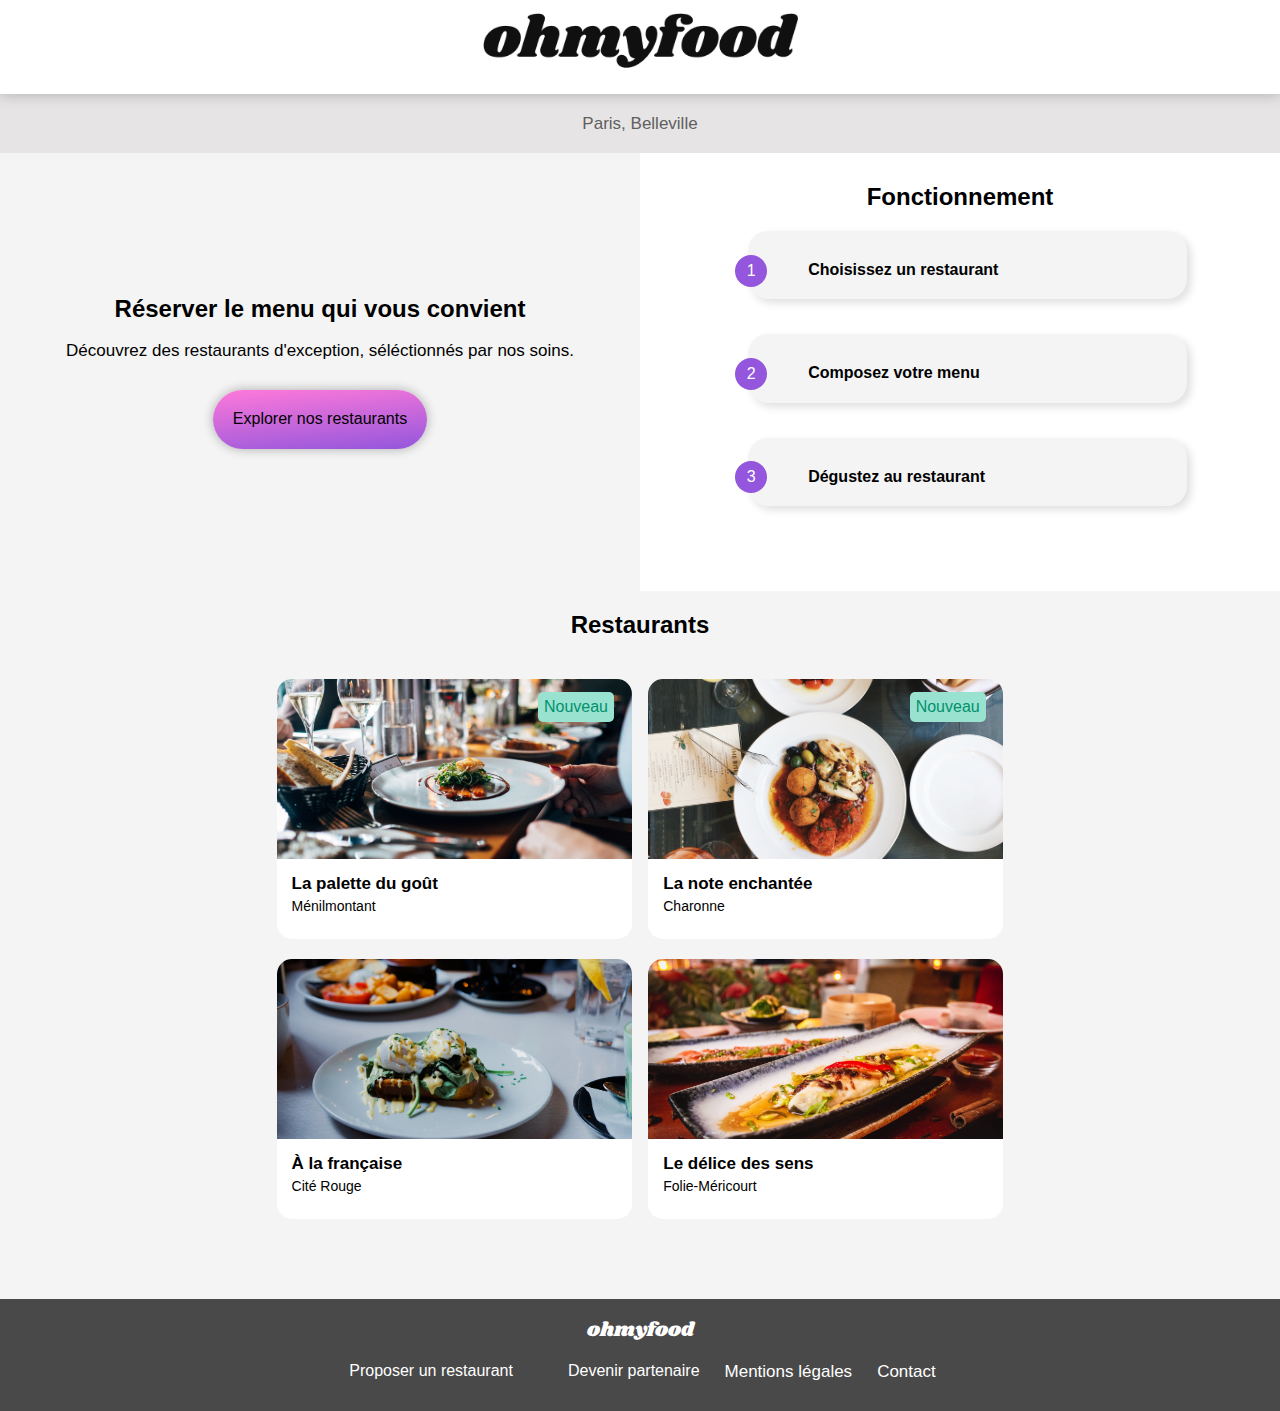
<file: index.html>
<!DOCTYPE html>
<html lang="fr">

<head>
    <meta charset="UTF-8">
    <meta http-equiv="X-UA-Compatible" content="IE=edge">
    <meta name="viewport" content="width=device-width, initial-scale=1.0">
    <title>OhMyFood</title>
    <!-- font awesome -->
    <link rel="stylesheet" href="https://pro.fontawesome.com/releases/v5.10.0/css/all.css"
        integrity="sha384-AYmEC3Yw5cVb3ZcuHtOA93w35dYTsvhLPVnYs9eStHfGJvOvKxVfELGroGkvsg+p" crossorigin="anonymous" />
    <!-- Shrikhand -->
    <link rel="preconnect" href="https://fonts.googleapis.com">
    <link rel="preconnect" href="https://fonts.gstatic.com" crossorigin>
    <link href="https://fonts.googleapis.com/css2?family=Shrikhand&display=swap" rel="stylesheet">

    <!-- Stylesheets -->
    <link rel="stylesheet" href="./css/main.css">
</head>

<body>
    <!-- header -->
    <header>
        <div class="logo">
            <a href="index.html"><img src="./images/logo/ohmyfood.png" alt="logo"></a>
        </div>
    </header>
    <!-- loading -->
    <div class="loader">
        <div class="loader__inner">
            <span></span>
            <span></span>
            <span></span>
            <p>Loading...</p>
        </div>
    </div>
    <main>
        <!-- Localisation -->
        <div class="location">
            <i class="fas fa-map-marker-alt local__icon"></i>
            <p> Paris, Belleville</p>
        </div>
        <div class="row">
            <!-- reservation -->
            <section id="reservation">
                <div class="reservation">
                    <h2>Réserver le menu qui vous convient</h2>
                    <p>Découvrez des restaurants d'exception, séléctionnés par nos soins.</p>
                    <a class="btn" href="#">Explorer nos restaurants</a>
                </div>
            </section>
            <!-- steps -->
            <section id="steps">
                <div class="steps">
                    <h2>Fonctionnement</h2>
                    <ol>
                        <li class="steps__item">
                            <i class="fas fa-mobile-alt"></i>
                            <span>Choisissez un restaurant</span>
                        </li>
                        <li class="steps__item">
                            <i class="fas fa-list-ul"></i>
                            <span>Composez votre menu</span>
                        </li>
                        <li class="steps__item">
                            <i class="fas fa-store"></i>
                            <span> Dégustez au restaurant</span>
                        </li>
                    </ol>
                </div>
            </section>
        </div>

        <!-- restaurants -->
        <section>
            <div class="restaurants">
                <h2>Restaurants</h2>
                <div class="cards">
                    <div class="card">
                        <a href="./pages/la_palette_du_gout.html">
                            <div class="card__img">
                                <img src="./images/restaurants/jay-wennington-N_Y88TWmGwA-unsplash.jpg" alt="Plat">
                                <span class="card__new">Nouveau</span>
                            </div>
                            <div class="card__container">
                                <div class="card__description">
                                    <h3>La palette du goût</h3>
                                    <p>Ménilmontant</p>
                                </div>
                                <div class="heart">
                                    <i class="far fa-heart heart-unfill"></i>
                                    <i class="fas fa-heart heart-fill"></i>
                                </div>
                            </div>
                        </a>
                    </div>
                    <div class="card">
                        <a href="./pages/la_note_enchantee.html">
                            <div class="card__img">
                                <img src="./images/restaurants/stil-u2Lp8tXIcjw-unsplash.jpg" alt="Plat">
                                <span class="card__new">Nouveau</span>
                            </div>
                            <div class="card__container">
                                <div class="card__description">
                                    <h3>La note enchantée</h3>
                                    <p>Charonne</p>
                                </div>
                                <div class="heart">
                                    <i class="far fa-heart heart-unfill"></i>
                                    <i class="fas fa-heart heart-fill"></i>
                                </div>
                            </div>
                        </a>
                    </div>
                    <div class="card">
                        <a href="./pages/a_la_française.html">
                            <div class="card__img">
                                <img src="./images/restaurants/toa-heftiba-DQKerTsQwi0-unsplash.jpg" alt="Plat">
                            </div>
                            <div class="card__container">
                                <div class="card__description">
                                    <h3>À la française</h3>
                                    <p>Cité Rouge</p>
                                </div>
                                <div class="heart">
                                    <i class="far fa-heart heart-unfill"></i>
                                    <i class="fas fa-heart heart-fill"></i>
                                </div>
                            </div>
                        </a>
                    </div>
                    <div class="card">
                        <a href="./pages/le_delice_du_sens.html">
                            <div class="card__img">
                                <img src="./images/restaurants/louis-hansel-shotsoflouis-qNBGVyOCY8Q-unsplash.jpg" alt="Plat">
                            </div>
                            <div class="card__container">
                                <div class="card__description">
                                    <h3>Le délice des sens</h3>
                                    <p>Folie-Méricourt</p>
                                </div>
                                <div class="heart">
                                    <i class="far fa-heart heart-unfill"></i>
                                    <i class="fas fa-heart heart-fill"></i>
                                </div>
                            </div>
                        </a>
                    </div>
                </div>
            </div>
        </section>
    </main>
    <!-- footer -->
    <footer class="footer">
        <div class="container">
            <h2 class="footer__title">ohmyfood</h2>
            <ul class="footer__nav">
                <li>
                    <a href="#">
                        <i class="fas fa-xs fa-utensils"></i>
                        Proposer un restaurant
                    </a>
                </li>
                <li>
                    <a href="#">
                        <i class="fas fa-xs fa-hands-helping"></i>
                        Devenir partenaire
                    </a>
                </li>
                <li>
                    <p class="footer__text">
                        <a href="#">
                            Mentions légales
                        </a>
                    </p>
                </li>
                <li>
                    <p class="footer__text">
                        <a href="mailto:contact@ohmyfood.com">
                            Contact
                        </a>
                    </p>
                </li>
            </ul>
        </div>
    </footer>
</body>

</html>
</file>
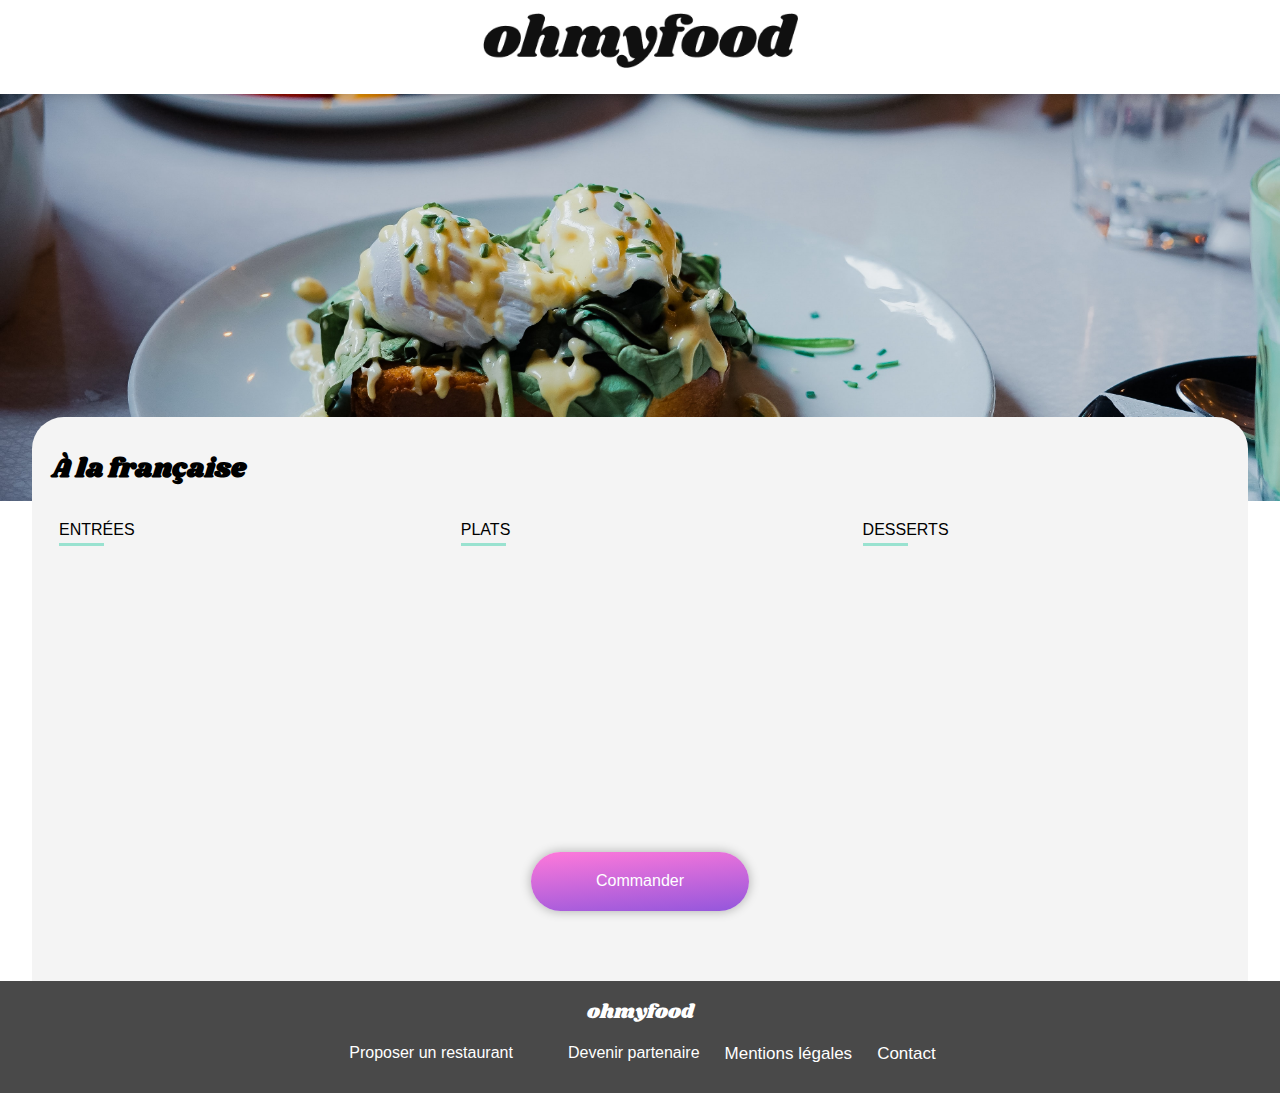
<file: a_la_française.html>
<!DOCTYPE html>
<html lang="fr">

<head>
    <meta charset="UTF-8">
    <meta http-equiv="X-UA-Compatible" content="IE=edge">
    <meta name="viewport" content="width=device-width, initial-scale=1.0">
    <title>OhMyFood</title>
    <!-- font awesome -->
    <link rel="stylesheet" href="https://use.fontawesome.com/releases/v5.15.1/css/all.css"
        integrity="sha384-vp86vTRFVJgpjF9jiIGPEEqYqlDwgyBgEF109VFjmqGmIY/Y4HV4d3Gp2irVfcrp" crossorigin="anonymous">
    <!-- Shrikhand -->
    <link rel="preconnect" href="https://fonts.googleapis.com">
    <link rel="preconnect" href="https://fonts.gstatic.com" crossorigin>
    <link href="https://fonts.googleapis.com/css2?family=Shrikhand&display=swap" rel="stylesheet">
    <!-- Stylesheets -->
    <link rel="stylesheet" href="./css/main.css">
</head>

<body>
    <header>
        <a class="arrow" href="index.html">
            <i class="fas fa-arrow-left"></i>
        </a>
        <div class="logo">
            <a href="index.html"><img src="images/logo/ohmyfood.png" alt="logo"></a>
        </div>
    </header>
    <main>
        <div class="menu--img">
            <img src="./images/restaurants/toa-heftiba-DQKerTsQwi0-unsplash.jpg" alt="platImage">
        </div>
        <div class="menu">
            <div class="menu__header">
                <h2>À la française</h2>
                <div class="heart">
                    <i class="far fa-heart heart-unfill"></i>
                    <i class="fas fa-heart heart-fill"></i>
                </div>
            </div>
            <div class="menu__container">
                <section class="menu__starters">
                    <h3 class="menu__title--categorie">ENTRÉES</h3>
                    <div class="box-list">
                        <div class="box delay-1">
                            <div class="box__container">
                                <div class="box__content">
                                    <h3>Tartare de poulpe acidulé</h3>
                                    <p>Aux zests d'orange</p>
                                </div>
                                <div class="price">
                                    <p>25<span>€</span></p>
                                </div>
                            </div>
                            <div class="check">
                                <i class="fas fa-check"></i>
                            </div>
                        </div>
                        <div class="box delay-2">
                            <div class="box__container">
                                <div class="box__content">
                                    <h3>Velouté de légumes d'antan</h3>
                                    <p>Carotte, panais, topinambour</p>
                                </div>
                                <div class="price">
                                    <p>35<span>€</span></p>
                                </div>
                            </div>
                            <div class="check">
                                <i class="fas fa-check"></i>
                            </div>
                        </div>
                        <div class="box delay-3">
                            <div class="box__container">
                                <div class="box__content">
                                    <h3>Soupe à l'oignon</h3>
                                    <p>Revisitée</p>
                                </div>
                                <div class="price">
                                    <p>20<span>€</span></p>
                                </div>
                            </div>
                            <div class="check">
                                <i class="fas fa-check"></i>
                            </div>
                        </div>
                    </div>
                </section>
                <section class="menu__dishes">
                    <h2 class="menu__title--categorie">PLATS</h2>
                    <div class="box-list">
                        <div class="box delay-4">
                            <div class="box__container">
                                <div class="box__content">
                                    <h3>Coquilles Saint-Jacques</h3>
                                    <p>Accompagnées d'une purée de panais</p>
                                </div>
                                <div class="price">
                                    <p>40<span>€</span></p>
                                </div>
                            </div>
                            <div class="check">
                                <i class="fas fa-check"></i>
                            </div>
                        </div>
                        <div class="box delay-5">
                            <div class="box__container">
                                <div class="box__content">
                                    <h3>Magret de canard</h3>
                                    <p>Et parmentier de pommes de terre</p>
                                </div>
                                <div class="price">
                                    <p>35<span>€</span></p>
                                </div>
                            </div>
                            <div class="check">
                                <i class="fas fa-check"></i>
                            </div>
                        </div>
                        <div class="box delay-6">
                            <div class="box__container">
                                <div class="box__content">
                                    <h3>Pigeonneau d’Ille-et-Vilaine</h3>
                                    <p>Sur son lit de gnocchis aux légumes</p>
                                </div>
                                <div class="price">
                                    <p>44<span>€</span></p>
                                </div>
                            </div>
                            <div class="check">
                                <i class="fas fa-check"></i>
                            </div>
                        </div>
                    </div>
                </section>
                <section class="menu__desserts">
                    <h2 class="menu__title--categorie">DESSERTS</h2>
                    <div class="box-list">
                        <div class="box delay-7">
                            <div class="box__container">
                                <div class="box__content">
                                    <h3>Pétales de violettes glacés</h3>
                                    <p>Et purée de noisettes</p>
                                </div>
                                <div class="price">
                                    <p>18<span>€</span></p>
                                </div>
                            </div>
                            <div class="check">
                                <i class="fas fa-check"></i>
                            </div>
                        </div>
                        <div class="box delay-8">
                            <div class="box__container">
                                <div class="box__content">
                                    <h3>Fondant au chocolat</h3>
                                    <p>Revisité</p>
                                </div>
                                <div class="price">
                                    <p>22<span>€</span></p>
                                </div>
                            </div>
                            <div class="check">
                                <i class="fas fa-check"></i>
                            </div>
                        </div>
                        <div class="box delay-9">
                            <div class="box__container">
                                <div class="box__content">
                                    <h3>Millefeuille croustillant</h3>
                                    <p>Myrtilles et pâte d’amande</p>
                                </div>
                                <div class="price">
                                    <p>23<span>€</span></p>
                                </div>
                            </div>
                            <div class="check">
                                <i class="fas fa-check"></i>
                            </div>
                        </div>
                    </div>
                </section>
            </div>
            <div class="menu__btn">
                <button class="btn order"><a href="#">Commander</a></button>
            </div>
        </div>
    </main>
    <!-- footer -->
    <footer class="footer">
        <div class="container">
            <h2 class="footer__title">ohmyfood</h2>
            <ul class="footer__nav">
                <li>
                    <a href="#">
                        <i class="fas fa-utensils"></i>
                        Proposer un restaurant
                    </a>
                </li>
                <li>
                    <a href="#">
                        <i class="fas fa-hands-helping"></i>
                        Devenir partenaire
                    </a>
                </li>
                <li>
                    <p class="footer__text">
                        <a href="#">
                            Mentions légales
                        </a>
                    </p>
                </li>
                <li>
                    <p class="footer__text">
                        <a href="mailto:contact@ohmyfood.com">
                            Contact
                        </a>
                    </p>
                </li>
            </ul>
        </div>
    </footer>
</body>

</html>
</file>
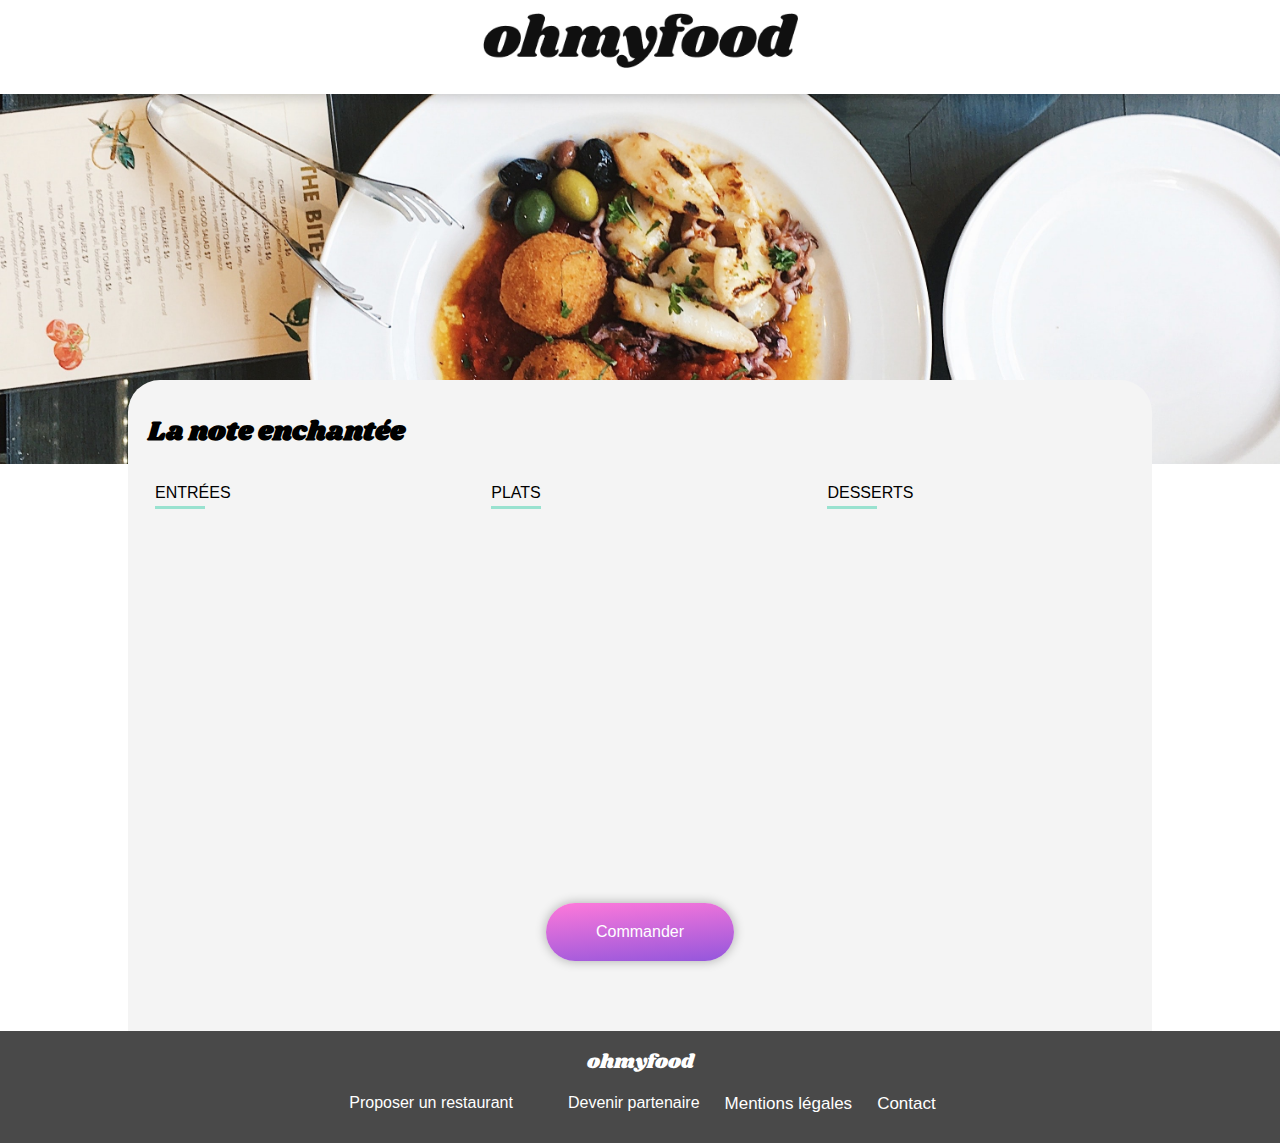
<file: la_note_enchantee.html>
<!DOCTYPE html>
<html lang="fr">

<head>
    <meta charset="UTF-8">
    <meta http-equiv="X-UA-Compatible" content="IE=edge">
    <meta name="viewport" content="width=device-width, initial-scale=1.0">
    <title>OhMyFood</title>
    <!-- font awesome -->
    <link rel="stylesheet" href="https://use.fontawesome.com/releases/v5.15.1/css/all.css"
        integrity="sha384-vp86vTRFVJgpjF9jiIGPEEqYqlDwgyBgEF109VFjmqGmIY/Y4HV4d3Gp2irVfcrp" crossorigin="anonymous">
    <!-- Shrikhand -->
    <link rel="preconnect" href="https://fonts.googleapis.com">
    <link rel="preconnect" href="https://fonts.gstatic.com" crossorigin>
    <link href="https://fonts.googleapis.com/css2?family=Shrikhand&display=swap" rel="stylesheet">
    <!-- Stylesheets -->
    <link rel="stylesheet" href="scss/main.css">
</head>

<body>
    <header>
        <a class="arrow" href="index.html">
            <i class="fas fa-arrow-left"></i>
        </a>
        <div class="logo">
            <a href="index.html"><img src="images/logo/ohmyfood.png" alt="logo"></a>
        </div>
    </header>
    <main>
        <div class="menu--img">
            <img src="./images/restaurants/stil-u2Lp8tXIcjw-unsplash.jpg" alt="platImage">
        </div>
        <div class="menu">
            <div class="menu__header">
                <h2>La note enchantée</h2>
                <div class="heart">
                    <i class="far fa-heart heart-unfill"></i>
                    <i class="fas fa-heart heart-fill"></i>
                </div>
            </div>
            <div class="menu__container">
                <section class="menu__starters">
                    <h3 class="menu__title--categorie">ENTRÉES</h3>
                    <div class="box-list">
                        <div class="box delay-1">
                            <div class="box__container">
                                <div class="box__content">
                                    <h3>Ravioles de foie gras </h3>
                                    <p>Accompagnés de leur crème à la truffe</p>
                                </div>
                                <div class="price">
                                    <p>25<span>€</span></p>
                                </div>
                            </div>
                            <div class="check">
                                <i class="fas fa-check"></i>
                            </div>
                        </div>
                        <div class="box delay-2">
                            <div class="box__container">
                                <div class="box__content">
                                    <h3>Caviar osciètre </h3>
                                    <p>Sur blini à la farine de blé noir</p>
                                </div>
                                <div class="price">
                                    <p>35<span>€</span></p>
                                </div>
                            </div>
                            <div class="check">
                                <i class="fas fa-check"></i>
                            </div>
                        </div>
                        <div class="box delay-3">
                            <div class="box__container">
                                <div class="box__content">
                                    <h3>Homard et espuma de potiron</h3>
                                    <p>Mariné aux zestes d'orange</p>
                                </div>
                                <div class="price">
                                    <p>20<span>€</span></p>
                                </div>
                            </div>
                            <div class="check">
                                <i class="fas fa-check"></i>
                            </div>
                        </div>
                        <div class="box delay-4">
                            <div class="box__container">
                                <div class="box__content">
                                    <h3>Foie gras de canard cuit entier</h3>
                                    <p>Confiture de figue et pain toasté</p>
                                </div>
                                <div class="price">
                                    <p>35<span>€</span></p>
                                </div>
                            </div>
                            <div class="check">
                                <i class="fas fa-check"></i>
                            </div>
                        </div>
                    </div>
                </section>
                <section class="menu__dishes">
                    <h2 class="menu__title--categorie">PLATS</h2>
                    <div class="box-list">
                        <div class="box delay-5">
                            <div class="box__container">
                                <div class="box__content">
                                    <h3>Noix de coquilles Saint-Jacques</h3>
                                    <p>Sur lit de purée de céleri-rave</p>
                                </div>
                                <div class="price">
                                    <p>40<span>€</span></p>
                                </div>
                            </div>
                            <div class="check">
                                <i class="fas fa-check"></i>
                            </div>
                        </div>
                        <div class="box delay-6">
                            <div class="box__container">
                                <div class="box__content">
                                    <h3>Langoustine poêlée</h3>
                                    <p>Purée de patate douce</p>
                                </div>
                                <div class="price">
                                    <p>35<span>€</span></p>
                                </div>
                            </div>
                            <div class="check">
                                <i class="fas fa-check"></i>
                            </div>
                        </div>
                        <div class="box delay-7">
                            <div class="box__container">
                                <div class="box__content">
                                    <h3>Mijoté de queue de boeuf </h3>
                                    <p>Et riz sauvage aux zestes de citron</p>
                                </div>
                                <div class="price">
                                    <p>44<span>€</span></p>
                                </div>
                            </div>
                            <div class="check">
                                <i class="fas fa-check"></i>
                            </div>
                        </div>
                    </div>
                </section>
                <section class="menu__desserts">
                    <h2 class="menu__title--categorie">DESSERTS</h2>
                    <div class="box-list">
                        <div class="box delay-8">
                            <div class="box__container">
                                <div class="box__content">
                                    <h3>Macaron noisette et chocolat</h3>
                                    <p>Glace au caramel brun et sel de Guérande</p>
                                </div>
                                <div class="price">
                                    <p>18<span>€</span></p>
                                </div>
                            </div>
                            <div class="check">
                                <i class="fas fa-check"></i>
                            </div>
                        </div>
                        <div class="box delay-9">
                            <div class="box__container">
                                <div class="box__content">
                                    <h3>Baba au rhum revisité </h3>
                                    <p>Avec son coulis de citron</p>
                                </div>
                                <div class="price">
                                    <p>22<span>€</span></p>
                                </div>
                            </div>
                            <div class="check">
                                <i class="fas fa-check"></i>
                            </div>
                        </div>
                        <div class="box delay-10">
                            <div class="box__container">
                                <div class="box__content">
                                    <h3>Tarte au citron meringuée </h3>
                                    <p>Déstructurée</p>
                                </div>
                                <div class="price">
                                    <p>23<span>€</span></p>
                                </div>
                            </div>
                            <div class="check">
                                <i class="fas fa-check"></i>
                            </div>
                        </div>
                    </div>
                </section>
            </div>
            <div class="menu__btn">
                <button class="btn"><a href="#">Commander</a></button>
            </div>
        </div>
    </main>
    <!-- footer -->
    <footer class="footer">
        <div class="container">
            <h2 class="footer__title">ohmyfood</h2>
            <ul class="footer__nav">
                <li>
                    <a href="#">
                        <i class="fas fa-utensils"></i>
                        Proposer un restaurant
                    </a>
                </li>
                <li>
                    <a href="#">
                        <i class="fas fa-hands-helping"></i>
                        Devenir partenaire
                    </a>
                </li>
                <li>
                    <p class="footer__text">
                        <a href="#">
                            Mentions légales
                        </a>
                    </p>
                </li>
                <li>
                    <p class="footer__text">
                        <a href="mailto:contact@ohmyfood.com">
                            Contact
                        </a>
                    </p>
                </li>
            </ul>
        </div>
    </footer>
</body>

</html>
</file>
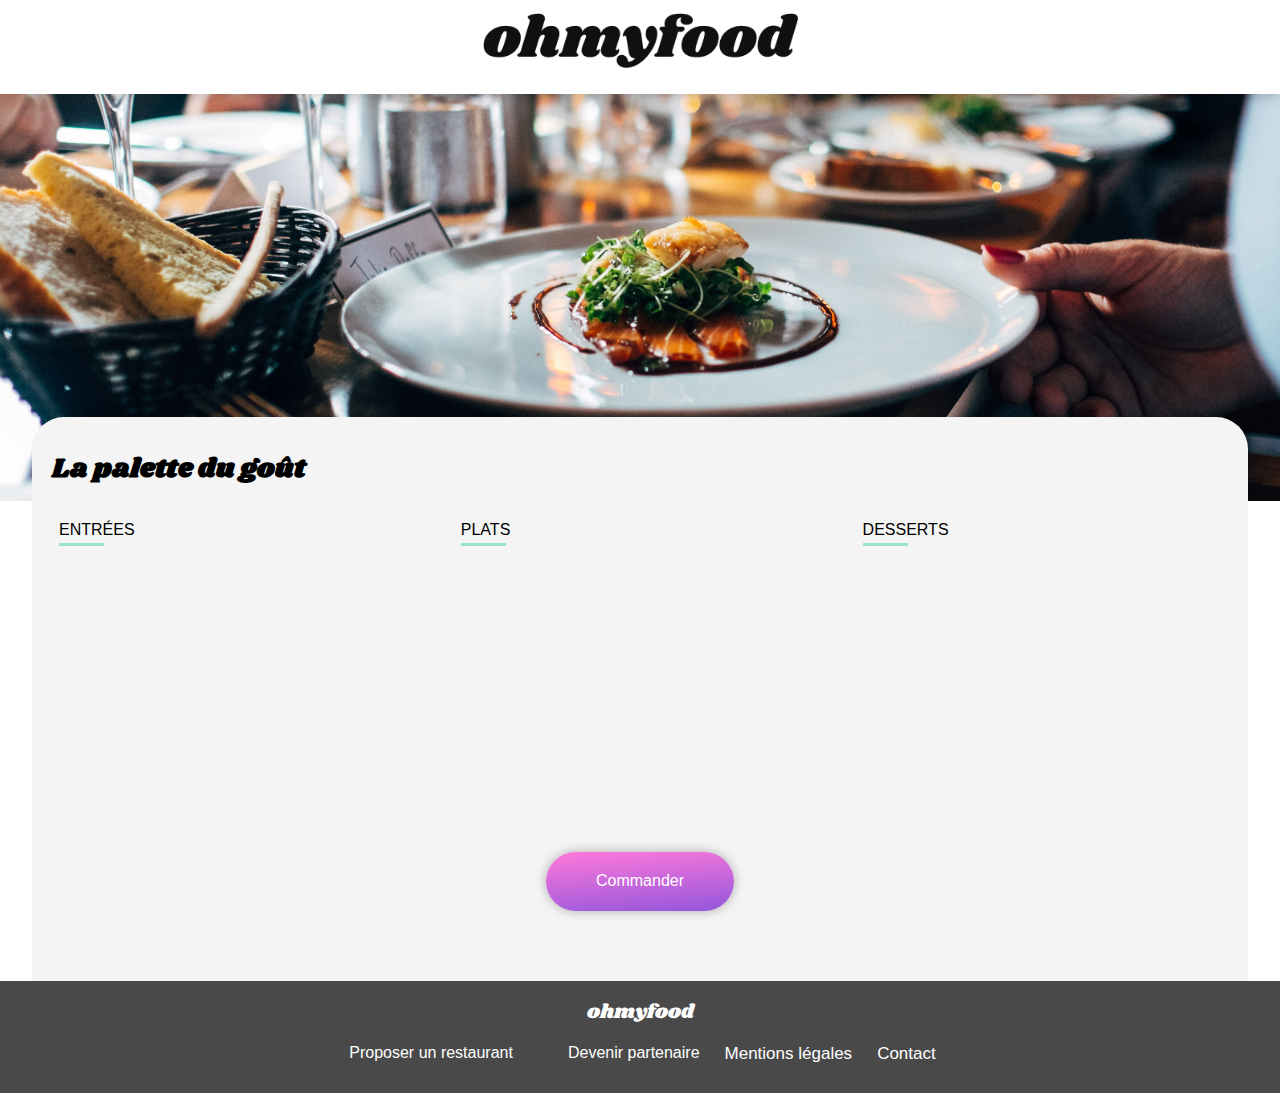
<file: la_palette_du_gout.html>
<!DOCTYPE html>
<html lang="fr">

<head>
    <meta charset="UTF-8">
    <meta http-equiv="X-UA-Compatible" content="IE=edge">
    <meta name="viewport" content="width=device-width, initial-scale=1.0">
    <title>OhMyFood</title>
    <!-- font awesome -->
    <link rel="stylesheet" href="https://use.fontawesome.com/releases/v5.15.1/css/all.css"
        integrity="sha384-vp86vTRFVJgpjF9jiIGPEEqYqlDwgyBgEF109VFjmqGmIY/Y4HV4d3Gp2irVfcrp" crossorigin="anonymous">
    <!-- Shrikhand -->
    <link rel="preconnect" href="https://fonts.googleapis.com">
    <link rel="preconnect" href="https://fonts.gstatic.com" crossorigin>
    <link href="https://fonts.googleapis.com/css2?family=Shrikhand&display=swap" rel="stylesheet">
    <!-- Stylesheets -->
    <link rel="stylesheet" href="./css/main.css">
</head>

<body>
    <header>
        <a class="arrow" href="index.html">
            <i class="fas fa-arrow-left"></i>
        </a>
        <div class="logo">
            <a href="index.html"><img src="images/logo/ohmyfood.png" alt="logo"></a>
        </div>
    </header>
    <main>
        <div class="menu--img">
            <img src="./images/restaurants/jay-wennington-N_Y88TWmGwA-unsplash.jpg" alt="platImage">
        </div>
        <div class="menu">
            <div class="menu__header">
                <h2>La palette du goût</h2>
                <div class="heart">
                    <i class="far fa-heart heart-unfill"></i>
                    <i class="fas fa-heart heart-fill"></i>
                </div>
            </div>
            <div class="menu__container">
                <section class="menu__starters">
                    <h3 class="menu__title--categorie">ENTRÉES</h3>
                    <div class="box-list">
                        <div class="box delay-1">
                            <div class="box__container">
                                <div class="box__content">
                                    <h3>Fricassée d'escargot</h3>
                                    <p>Au piment d'Espelette </p>
                                </div>
                                <div class="price">
                                    <p>25<span>€</span></p>
                                </div>
                            </div>
                            <div class="check">
                                <i class="fas fa-check"></i>
                            </div>
                        </div>
                        <div class="box delay-2">
                            <div class="box__container">
                                <div class="box__content">
                                    <h3>Foie gras de canard mi-cuit</h3>
                                    <p>Et ses copeaux de truffe noire</p>
                                </div>
                                <div class="price">
                                    <p>35<span>€</span></p>
                                </div>
                            </div>
                            <div class="check">
                                <i class="fas fa-check"></i>
                            </div>
                        </div>
                        <div class="box delay-3">
                            <div class="box__container">
                                <div class="box__content">
                                    <h3>Oeuf au plat</h3>
                                    <p>Assaisonné à la truffe sur lit de caviar</p>
                                </div>
                                <div class="price">
                                    <p>20<span>€</span></p>
                                </div>
                            </div>
                            <div class="check">
                                <i class="fas fa-check"></i>
                            </div>
                        </div>
                    </div>
                </section>
                <section class="menu__dishes">
                    <h2 class="menu__title--categorie">PLATS</h2>
                    <div class="box-list">
                        <div class="box delay-4">
                            <div class="box__container">
                                <div class="box__content">
                                    <h3>Filet de boeuf aux herbes</h3>
                                    <p>Accompagné de sa ribambelle de légumes</p>
                                </div>
                                <div class="price">
                                    <p>40<span>€</span></p>
                                </div>
                            </div>
                            <div class="check">
                                <i class="fas fa-check"></i>
                            </div>
                        </div>
                        <div class="box delay-5">
                            <div class="box__container">
                                <div class="box__content">
                                    <h3>Parmentier de queue de boeuf</h3>
                                    <p>À la truffe noire sur sa purée de panais</p>
                                </div>
                                <div class="price">
                                    <p>35<span>€</span></p>
                                </div>
                            </div>
                            <div class="check">
                                <i class="fas fa-check"></i>
                            </div>
                        </div>
                        <div class="box delay-6">
                            <div class="box__container">
                                <div class="box__content">
                                    <h3>Filet de turbot</h3>
                                    <p>Aux agrumes</p>
                                </div>
                                <div class="price">
                                    <p>44<span>€</span></p>
                                </div>
                            </div>
                            <div class="check">
                                <i class="fas fa-check"></i>
                            </div>
                        </div>
                    </div>
                </section>
                <section class="menu__desserts">
                    <h2 class="menu__title--categorie">DESSERTS</h2>
                    <div class="box-list">
                        <div class="box delay-7">
                            <div class="box__container">
                                <div class="box__content">
                                    <h3>Paris-Brest</h3>
                                    <p>Revisité</p>
                                </div>
                                <div class="price">
                                    <p>18<span>€</span></p>
                                </div>
                            </div>
                            <div class="check">
                                <i class="fas fa-check"></i>
                            </div>
                        </div>
                        <div class="box delay-8">
                            <div class="box__container">
                                <div class="box__content">
                                    <h3>Macaron au chocolat d'exception </h3>
                                    <p>Et glace à la vanille de Madagascar</p>
                                </div>
                                <div class="price">
                                    <p>22<span>€</span></p>
                                </div>
                            </div>
                            <div class="check">
                                <i class="fas fa-check"></i>
                            </div>
                        </div>
                        <div class="box delay-9">
                            <div class="box__container">
                                <div class="box__content">
                                    <h3>Mousse au chocolat </h3>
                                    <p>Au piment d'Espelette et à la truffe noire</p>
                                </div>
                                <div class="price">
                                    <p>23<span>€</span></p>
                                </div>
                            </div>
                            <div class="check">
                                <i class="fas fa-check"></i>
                            </div>
                        </div>
                    </div>
                </section>
            </div>
            <div class="menu__btn">
                <button class="btn"><a href="#">Commander</a></button>
            </div>
        </div>
    </main>
    <!-- footer -->
    <footer class="footer">
        <div class="container">
            <h2 class="footer__title">ohmyfood</h2>
            <ul class="footer__nav">
                <li>
                    <a href="#">
                        <i class="fas fa-utensils"></i>
                        Proposer un restaurant
                    </a>
                </li>
                <li>
                    <a href="#">
                        <i class="fas fa-hands-helping"></i>
                        Devenir partenaire
                    </a>
                </li>
                <li>
                    <p class="footer__text">
                        <a href="#">
                            Mentions légales
                        </a>
                    </p>

                </li>
                <li>
                    <p class="footer__text">
                        <a href="mailto:contact@ohmyfood.com">
                            Contact
                        </a>
                    </p>
                </li>
            </ul>
        </div>
    </footer>
</body>

</html>
</file>
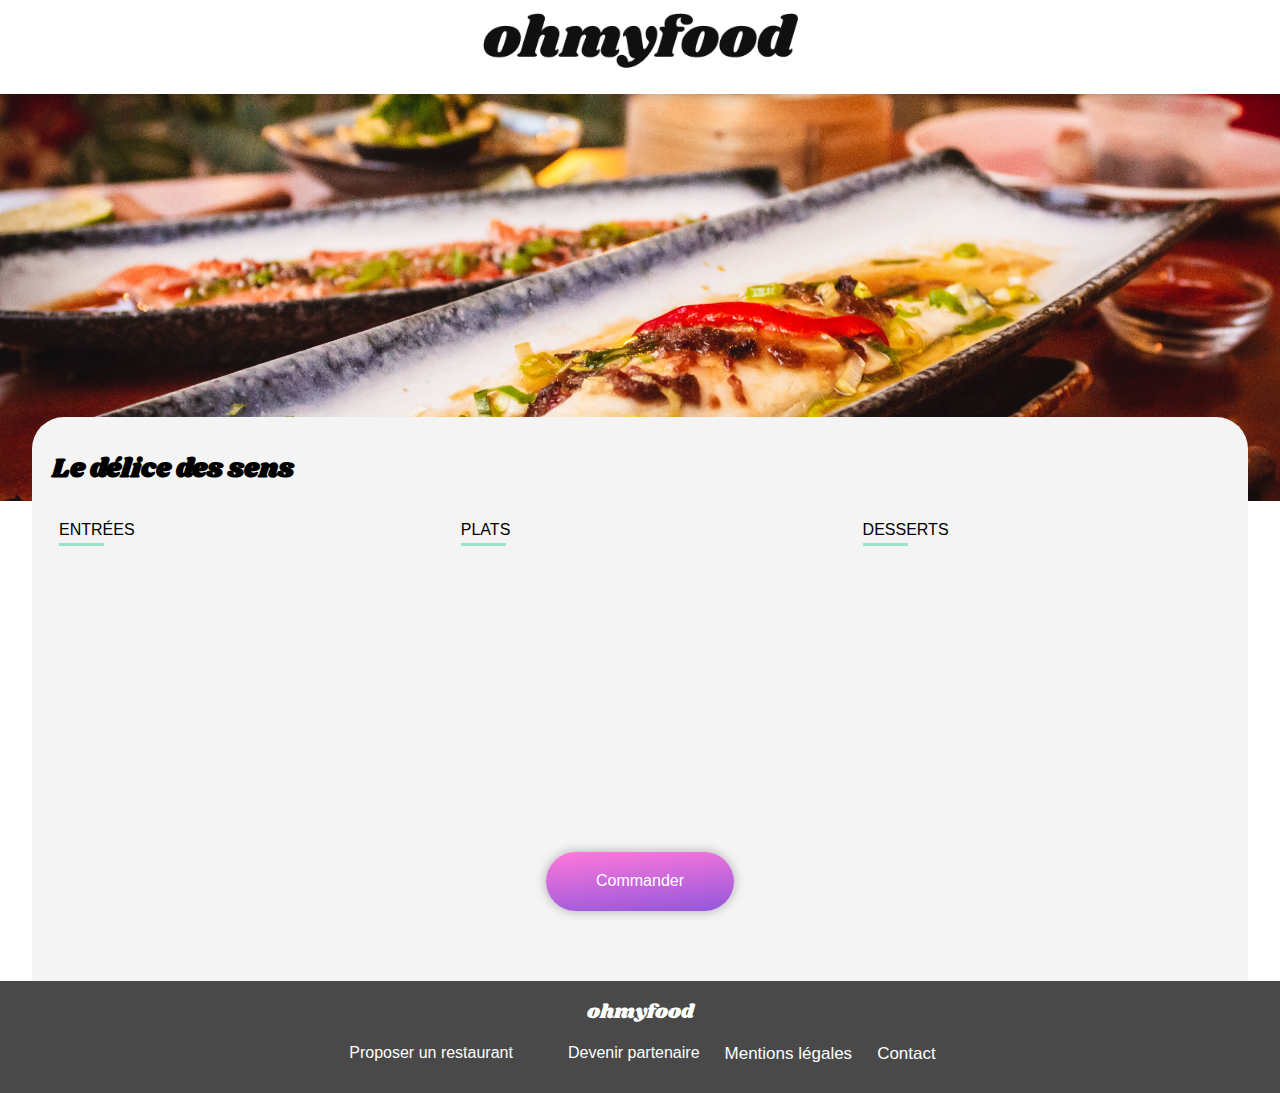
<file: le_delice_du_sens.html>
<!DOCTYPE html>
<html lang="fr">

<head>
    <meta charset="UTF-8">
    <meta http-equiv="X-UA-Compatible" content="IE=edge">
    <meta name="viewport" content="width=device-width, initial-scale=1.0">
    <title>OhMyFood</title>
    <!-- font awesome -->
    <link rel="stylesheet" href="https://use.fontawesome.com/releases/v5.15.1/css/all.css"
        integrity="sha384-vp86vTRFVJgpjF9jiIGPEEqYqlDwgyBgEF109VFjmqGmIY/Y4HV4d3Gp2irVfcrp" crossorigin="anonymous">
    <!-- Shrikhand -->
    <link rel="preconnect" href="https://fonts.googleapis.com">
    <link rel="preconnect" href="https://fonts.gstatic.com" crossorigin>
    <link href="https://fonts.googleapis.com/css2?family=Shrikhand&display=swap" rel="stylesheet">
    <!-- Stylesheets -->
    <link rel="stylesheet" href="./css/main.css">
</head>

<body>
    <header>
        <a class="arrow" href="index.html">
            <i class="fas fa-arrow-left"></i>
        </a>
        <div class="logo">
            <a href="index.html"><img src="images/logo/ohmyfood.png" alt="logo"></a>
        </div>
    </header>
    <main>
        <div class="menu--img">
            <img class="menu--img" src="./images/restaurants/louis-hansel-shotsoflouis-qNBGVyOCY8Q-unsplash.jpg"
                alt="platImage">
        </div>
        <div class="menu">
            <div class="menu__header">
                <h2>Le délice des sens</h2>
                <div class="heart">
                    <i class="far fa-heart heart-unfill"></i>
                    <i class="fas fa-heart heart-fill"></i>
                </div>
            </div>
            <div class="menu__container">
                <section class="menu__starters">
                    <h3 class="menu__title--categorie">ENTRÉES</h3>
                    <div class="box-list">
                        <div class="box delay-1">
                            <div class="box__container">
                                <div class="box__content">
                                    <h3>Tartare de thon</h3>
                                    <p>Assaisonné au yuzu</p>
                                </div>
                                <div class="price">
                                    <p>25<span>€</span></p>
                                </div>
                            </div>
                            <div class="check">
                                <i class="fas fa-check"></i>
                            </div>
                        </div>
                        <div class="box delay-2">
                            <div class="box__container">
                                <div class="box__content">
                                    <h3>Bouchée de homard croustillant </h3>
                                    <p>Et sa farandole de petits légumes</p>
                                </div>
                                <div class="price">
                                    <p>35<span>€</span></p>
                                </div>
                            </div>
                            <div class="check">
                                <i class="fas fa-check"></i>
                            </div>
                        </div>
                        <div class="box delay-3">
                            <div class="box__container">
                                <div class="box__content">
                                    <h3>Velouté de cèpes </h3>
                                    <p>Aux truffes</p>
                                </div>
                                <div class="price">
                                    <p>20<span>€</span></p>
                                </div>
                            </div>
                            <div class="check">
                                <i class="fas fa-check"></i>
                            </div>
                        </div>
                    </div>
                </section>
                <section class="menu__dishes">
                    <h2 class="menu__title--categorie">PLATS</h2>
                    <div class="box-list">
                        <div class="box delay-4">
                            <div class="box__container">
                                <div class="box__content">
                                    <h3>Poulet rôti aux herbes de Provence </h3>
                                    <p>Et sa crème de truffe</p>
                                </div>
                                <div class="price">
                                    <p>40<span>€</span></p>
                                </div>
                            </div>
                            <div class="check">
                                <i class="fas fa-check"></i>
                            </div>
                        </div>
                        <div class="box delay-5">
                            <div class="box__container">
                                <div class="box__content">
                                    <h3>Langouste rôtie </h3>
                                    <p>Et ses légumes de saison</p>
                                </div>
                                <div class="price">
                                    <p>35<span>€</span></p>
                                </div>
                            </div>
                            <div class="check">
                                <i class="fas fa-check"></i>
                            </div>
                        </div>
                        <div class="box delay-6">
                            <div class="box__container">
                                <div class="box__content">
                                    <h3>Côte de boeuf Angus </h3>
                                    <p>Et sa purée de panais</p>
                                </div>
                                <div class="price">
                                    <p>44<span>€</span></p>
                                </div>
                            </div>
                            <div class="check">
                                <i class="fas fa-check"></i>
                            </div>
                        </div>
                    </div>
                </section>
                <section class="menu__desserts">
                    <h2 class="menu__title--categorie">DESSERTS</h2>
                    <div class="box-list">
                        <div class="box delay-7">
                            <div class="box__container">
                                <div class="box__content">
                                    <h3>Farandole de desserts</h3>
                                    <p>Du chef</p>
                                </div>
                                <div class="price">
                                    <p>18<span>€</span></p>
                                </div>
                            </div>
                            <div class="check">
                                <i class="fas fa-check"></i>
                            </div>
                        </div>
                        <div class="box delay-8">
                            <div class="box__container">
                                <div class="box__content">
                                    <h3>Crème brulée</h3>
                                    <p>Revisitée</p>
                                </div>
                                <div class="price">
                                    <p>22<span>€</span></p>
                                </div>
                            </div>
                            <div class="check">
                                <i class="fas fa-check"></i>
                            </div>
                        </div>
                        <div class="box delay-9">
                            <div class="box__container">
                                <div class="box__content">
                                    <h3>Tiramisu </h3>
                                    <p>À la noisette</p>
                                </div>
                                <div class="price">
                                    <p>23<span>€</span></p>
                                </div>
                            </div>
                            <div class="check">
                                <i class="fas fa-check"></i>
                            </div>
                        </div>
                    </div>
                </section>
            </div>
            <div class="menu__btn">
                <button class="btn"><a href="#">Commander</a></button>
            </div>
        </div>
    </main>
    <!-- footer -->
    <footer class="footer">
        <div class="container">
            <h2 class="footer__title">ohmyfood</h2>
            <ul class="footer__nav">
                <li>
                    <a href="#">
                        <i class="fas fa-utensils"></i>
                        Proposer un restaurant
                    </a>
                </li>
                <li>
                    <a href="#">
                        <i class="fas fa-hands-helping"></i>
                        Devenir partenaire
                    </a>
                </li>
                <li>
                    <p class="footer__text">
                        <a href="#">
                            Mentions légales
                        </a>
                    </p>

                </li>
                <li>
                    <p class="footer__text">
                        <a href="mailto:contact@ohmyfood.com">
                            Contact
                        </a>
                    </p>
                </li>
            </ul>
        </div>
    </footer>
</body>

</html>
</file>
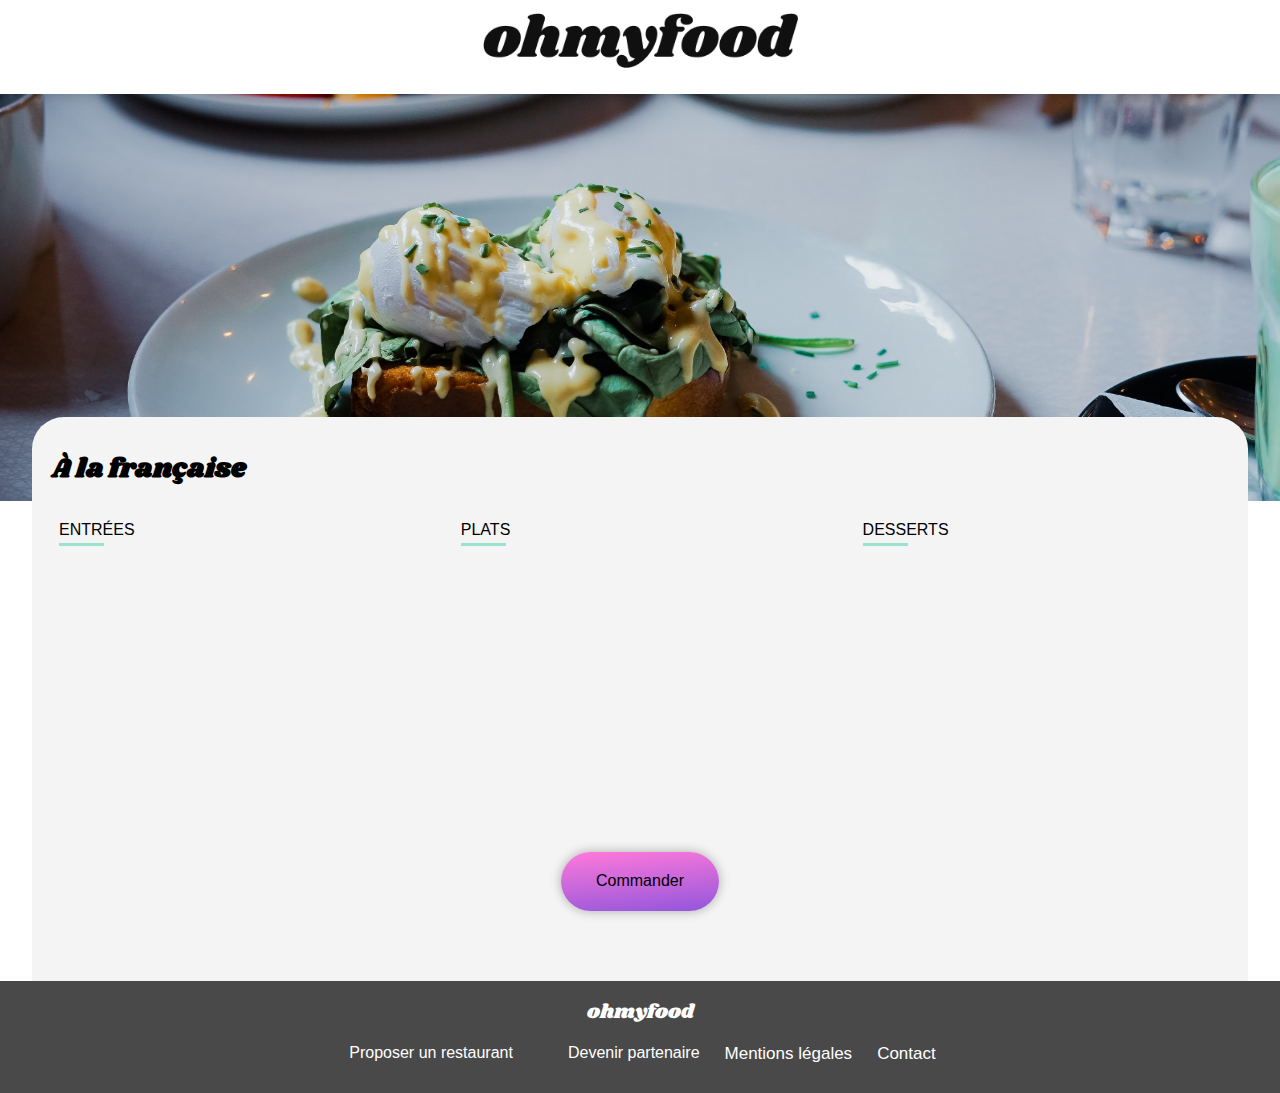
<file: pages/a_la_française.html>
<!DOCTYPE html>
<html lang="fr">

<head>
    <meta charset="UTF-8">
    <meta http-equiv="X-UA-Compatible" content="IE=edge">
    <meta name="viewport" content="width=device-width, initial-scale=1.0">
    <title>OhMyFood</title>
    <!-- font awesome -->
    <link rel="stylesheet" href="https://use.fontawesome.com/releases/v5.15.1/css/all.css"
        integrity="sha384-vp86vTRFVJgpjF9jiIGPEEqYqlDwgyBgEF109VFjmqGmIY/Y4HV4d3Gp2irVfcrp" crossorigin="anonymous">
    <!-- Shrikhand -->
    <link rel="preconnect" href="https://fonts.googleapis.com">
    <link rel="preconnect" href="https://fonts.gstatic.com" crossorigin>
    <link href="https://fonts.googleapis.com/css2?family=Shrikhand&display=swap" rel="stylesheet">
    <!-- Stylesheets -->
    <link rel="stylesheet" href="../css/main.css">
</head>

<body>
    <!-- header -->
    <header>
        <a class="arrow" href="../index.html">
            <i class="fas fa-arrow-left"></i>
        </a>
        <div class="logo">
            <a href="../index.html"><img src="../images/logo/ohmyfood.png" alt="logo"></a>
        </div>
    </header>
    <main>
        <div class="menu--img">
            <img src="../images/restaurants/toa-heftiba-DQKerTsQwi0-unsplash.jpg" alt="platImage">
        </div>
        <div class="menu">
            <div class="menu__header">
                <h2>À la française</h2>
                <div class="heart">
                    <i class="far fa-heart heart-unfill"></i>
                    <i class="fas fa-heart heart-fill"></i>
                </div>
            </div>
            <div class="menu__container">
                <section class="menu__starters">
                    <h3 class="menu__title--categorie">ENTRÉES</h3>
                    <div class="box-list">
                        <div class="box delay-1">
                            <div class="box__container">
                                <div class="box__content">
                                    <h3>Tartare de poulpe acidulé</h3>
                                    <p>Aux zests d'orange</p>
                                </div>
                                <div class="price">
                                    <p>25<span>€</span></p>
                                </div>
                            </div>
                            <div class="check">
                                <i class="fas fa-check"></i>
                            </div>
                        </div>
                        <div class="box delay-2">
                            <div class="box__container">
                                <div class="box__content">
                                    <h3>Velouté de légumes d'antan</h3>
                                    <p>Carotte, panais, topinambour</p>
                                </div>
                                <div class="price">
                                    <p>35<span>€</span></p>
                                </div>
                            </div>
                            <div class="check">
                                <i class="fas fa-check"></i>
                            </div>
                        </div>
                        <div class="box delay-3">
                            <div class="box__container">
                                <div class="box__content">
                                    <h3>Soupe à l'oignon</h3>
                                    <p>Revisitée</p>
                                </div>
                                <div class="price">
                                    <p>20<span>€</span></p>
                                </div>
                            </div>
                            <div class="check">
                                <i class="fas fa-check"></i>
                            </div>
                        </div>
                    </div>
                </section>
                <section class="menu__dishes">
                    <h2 class="menu__title--categorie">PLATS</h2>
                    <div class="box-list">
                        <div class="box delay-4">
                            <div class="box__container">
                                <div class="box__content">
                                    <h3>Coquilles Saint-Jacques</h3>
                                    <p>Accompagnées d'une purée de panais</p>
                                </div>
                                <div class="price">
                                    <p>40<span>€</span></p>
                                </div>
                            </div>
                            <div class="check">
                                <i class="fas fa-check"></i>
                            </div>
                        </div>
                        <div class="box delay-5">
                            <div class="box__container">
                                <div class="box__content">
                                    <h3>Magret de canard</h3>
                                    <p>Et parmentier de pommes de terre</p>
                                </div>
                                <div class="price">
                                    <p>35<span>€</span></p>
                                </div>
                            </div>
                            <div class="check">
                                <i class="fas fa-check"></i>
                            </div>
                        </div>
                        <div class="box delay-6">
                            <div class="box__container">
                                <div class="box__content">
                                    <h3>Pigeonneau d’Ille-et-Vilaine</h3>
                                    <p>Sur son lit de gnocchis aux légumes</p>
                                </div>
                                <div class="price">
                                    <p>44<span>€</span></p>
                                </div>
                            </div>
                            <div class="check">
                                <i class="fas fa-check"></i>
                            </div>
                        </div>
                    </div>
                </section>
                <section class="menu__desserts">
                    <h2 class="menu__title--categorie">DESSERTS</h2>
                    <div class="box-list">
                        <div class="box delay-7">
                            <div class="box__container">
                                <div class="box__content">
                                    <h3>Pétales de violettes glacés</h3>
                                    <p>Et purée de noisettes</p>
                                </div>
                                <div class="price">
                                    <p>18<span>€</span></p>
                                </div>
                            </div>
                            <div class="check">
                                <i class="fas fa-check"></i>
                            </div>
                        </div>
                        <div class="box delay-8">
                            <div class="box__container">
                                <div class="box__content">
                                    <h3>Fondant au chocolat</h3>
                                    <p>Revisité</p>
                                </div>
                                <div class="price">
                                    <p>22<span>€</span></p>
                                </div>
                            </div>
                            <div class="check">
                                <i class="fas fa-check"></i>
                            </div>
                        </div>
                        <div class="box delay-9">
                            <div class="box__container">
                                <div class="box__content">
                                    <h3>Millefeuille croustillant</h3>
                                    <p>Myrtilles et pâte d’amande</p>
                                </div>
                                <div class="price">
                                    <p>23<span>€</span></p>
                                </div>
                            </div>
                            <div class="check">
                                <i class="fas fa-check"></i>
                            </div>
                        </div>
                    </div>
                </section>
            </div>
            <div class="menu__btn">
                <a class="btn order" href="#">Commander</a>
            </div>
        </div>
    </main>
    <!-- footer -->
    <footer class="footer">
        <div class="container">
            <h2 class="footer__title">ohmyfood</h2>
            <ul class="footer__nav">
                <li>
                    <a href="#">
                        <i class="fas fa-utensils"></i>
                        Proposer un restaurant
                    </a>
                </li>
                <li>
                    <a href="#">
                        <i class="fas fa-hands-helping"></i>
                        Devenir partenaire
                    </a>
                </li>
                <li>
                    <p class="footer__text">
                        <a href="#">
                            Mentions légales
                        </a>
                    </p>
                </li>
                <li>
                    <p class="footer__text">
                        <a href="mailto:contact@ohmyfood.com">
                            Contact
                        </a>
                    </p>
                </li>
            </ul>
        </div>
    </footer>
</body>

</html>
</file>
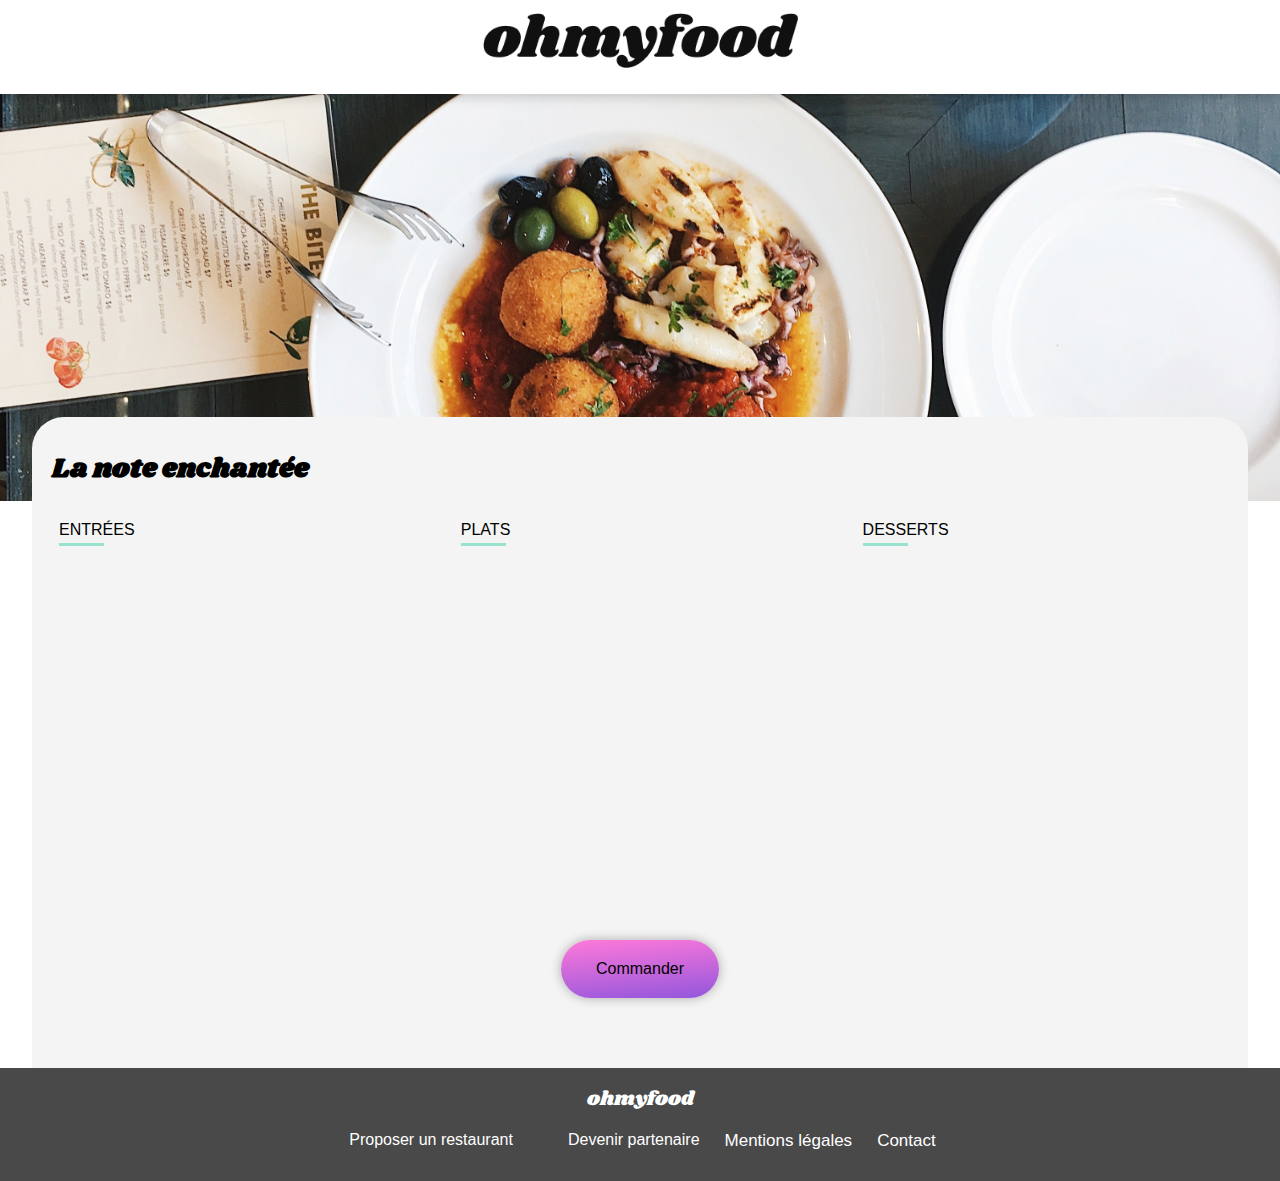
<file: pages/la_note_enchantee.html>
<!DOCTYPE html>
<html lang="fr">

<head>
    <meta charset="UTF-8">
    <meta http-equiv="X-UA-Compatible" content="IE=edge">
    <meta name="viewport" content="width=device-width, initial-scale=1.0">
    <title>OhMyFood</title>
    <!-- font awesome -->
    <link rel="stylesheet" href="https://use.fontawesome.com/releases/v5.15.1/css/all.css"
        integrity="sha384-vp86vTRFVJgpjF9jiIGPEEqYqlDwgyBgEF109VFjmqGmIY/Y4HV4d3Gp2irVfcrp" crossorigin="anonymous">
    <!-- Shrikhand -->
    <link rel="preconnect" href="https://fonts.googleapis.com">
    <link rel="preconnect" href="https://fonts.gstatic.com" crossorigin>
    <link href="https://fonts.googleapis.com/css2?family=Shrikhand&display=swap" rel="stylesheet">
    <!-- Stylesheets -->
    <link rel="stylesheet" href="../css/main.css">
</head>

<body>
    <header>
        <a class="arrow" href="../index.html">
            <i class="fas fa-arrow-left"></i>
        </a>
        <div class="logo">
            <a href="../index.html"><img src="../images/logo/ohmyfood.png" alt="logo"></a>
        </div>
    </header>
    <main>
        <div class="menu--img">
            <img src="../images/restaurants/stil-u2Lp8tXIcjw-unsplash.jpg" alt="platImage">
        </div>
        <div class="menu">
            <div class="menu__header">
                <h2>La note enchantée</h2>
                <div class="heart">
                    <i class="far fa-heart heart-unfill"></i>
                    <i class="fas fa-heart heart-fill"></i>
                </div>
            </div>
            <div class="menu__container">
                <section class="menu__starters">
                    <h3 class="menu__title--categorie">ENTRÉES</h3>
                    <div class="box-list">
                        <div class="box delay-1">
                            <div class="box__container">
                                <div class="box__content">
                                    <h3>Ravioles de foie gras </h3>
                                    <p>Accompagnés de leur crème à la truffe</p>
                                </div>
                                <div class="price">
                                    <p>25<span>€</span></p>
                                </div>
                            </div>
                            <div class="check">
                                <i class="fas fa-check"></i>
                            </div>
                        </div>
                        <div class="box delay-2">
                            <div class="box__container">
                                <div class="box__content">
                                    <h3>Caviar osciètre </h3>
                                    <p>Sur blini à la farine de blé noir</p>
                                </div>
                                <div class="price">
                                    <p>35<span>€</span></p>
                                </div>
                            </div>
                            <div class="check">
                                <i class="fas fa-check"></i>
                            </div>
                        </div>
                        <div class="box delay-3">
                            <div class="box__container">
                                <div class="box__content">
                                    <h3>Homard et espuma de potiron</h3>
                                    <p>Mariné aux zestes d'orange</p>
                                </div>
                                <div class="price">
                                    <p>20<span>€</span></p>
                                </div>
                            </div>
                            <div class="check">
                                <i class="fas fa-check"></i>
                            </div>
                        </div>
                        <div class="box delay-4">
                            <div class="box__container">
                                <div class="box__content">
                                    <h3>Foie gras de canard cuit entier</h3>
                                    <p>Confiture de figue et pain toasté</p>
                                </div>
                                <div class="price">
                                    <p>35<span>€</span></p>
                                </div>
                            </div>
                            <div class="check">
                                <i class="fas fa-check"></i>
                            </div>
                        </div>
                    </div>
                </section>
                <section class="menu__dishes">
                    <h2 class="menu__title--categorie">PLATS</h2>
                    <div class="box-list">
                        <div class="box delay-5">
                            <div class="box__container">
                                <div class="box__content">
                                    <h3>Noix de coquilles Saint-Jacques</h3>
                                    <p>Sur lit de purée de céleri-rave</p>
                                </div>
                                <div class="price">
                                    <p>40<span>€</span></p>
                                </div>
                            </div>
                            <div class="check">
                                <i class="fas fa-check"></i>
                            </div>
                        </div>
                        <div class="box delay-6">
                            <div class="box__container">
                                <div class="box__content">
                                    <h3>Langoustine poêlée</h3>
                                    <p>Purée de patate douce</p>
                                </div>
                                <div class="price">
                                    <p>35<span>€</span></p>
                                </div>
                            </div>
                            <div class="check">
                                <i class="fas fa-check"></i>
                            </div>
                        </div>
                        <div class="box delay-7">
                            <div class="box__container">
                                <div class="box__content">
                                    <h3>Mijoté de queue de boeuf </h3>
                                    <p>Et riz sauvage aux zestes de citron</p>
                                </div>
                                <div class="price">
                                    <p>44<span>€</span></p>
                                </div>
                            </div>
                            <div class="check">
                                <i class="fas fa-check"></i>
                            </div>
                        </div>
                    </div>
                </section>
                <section class="menu__desserts">
                    <h2 class="menu__title--categorie">DESSERTS</h2>
                    <div class="box-list">
                        <div class="box delay-8">
                            <div class="box__container">
                                <div class="box__content">
                                    <h3>Macaron noisette et chocolat</h3>
                                    <p>Glace au caramel brun et sel de Guérande</p>
                                </div>
                                <div class="price">
                                    <p>18<span>€</span></p>
                                </div>
                            </div>
                            <div class="check">
                                <i class="fas fa-check"></i>
                            </div>
                        </div>
                        <div class="box delay-9">
                            <div class="box__container">
                                <div class="box__content">
                                    <h3>Baba au rhum revisité </h3>
                                    <p>Avec son coulis de citron</p>
                                </div>
                                <div class="price">
                                    <p>22<span>€</span></p>
                                </div>
                            </div>
                            <div class="check">
                                <i class="fas fa-check"></i>
                            </div>
                        </div>
                        <div class="box delay-10">
                            <div class="box__container">
                                <div class="box__content">
                                    <h3>Tarte au citron meringuée </h3>
                                    <p>Déstructurée</p>
                                </div>
                                <div class="price">
                                    <p>23<span>€</span></p>
                                </div>
                            </div>
                            <div class="check">
                                <i class="fas fa-check"></i>
                            </div>
                        </div>
                    </div>
                </section>
            </div>
            <div class="menu__btn">
                <a class="btn order" href="#">Commander</a>
            </div>
        </div>
    </main>
    <!-- footer -->
    <footer class="footer">
        <div class="container">
            <h2 class="footer__title">ohmyfood</h2>
            <ul class="footer__nav">
                <li>
                    <a href="#">
                        <i class="fas fa-utensils"></i>
                        Proposer un restaurant
                    </a>
                </li>
                <li>
                    <a href="#">
                        <i class="fas fa-hands-helping"></i>
                        Devenir partenaire
                    </a>
                </li>
                <li>
                    <p class="footer__text">
                        <a href="#">
                            Mentions légales
                        </a>
                    </p>
                </li>
                <li>
                    <p class="footer__text">
                        <a href="mailto:contact@ohmyfood.com">
                            Contact
                        </a>
                    </p>
                </li>
            </ul>
        </div>
    </footer>
</body>

</html>
</file>
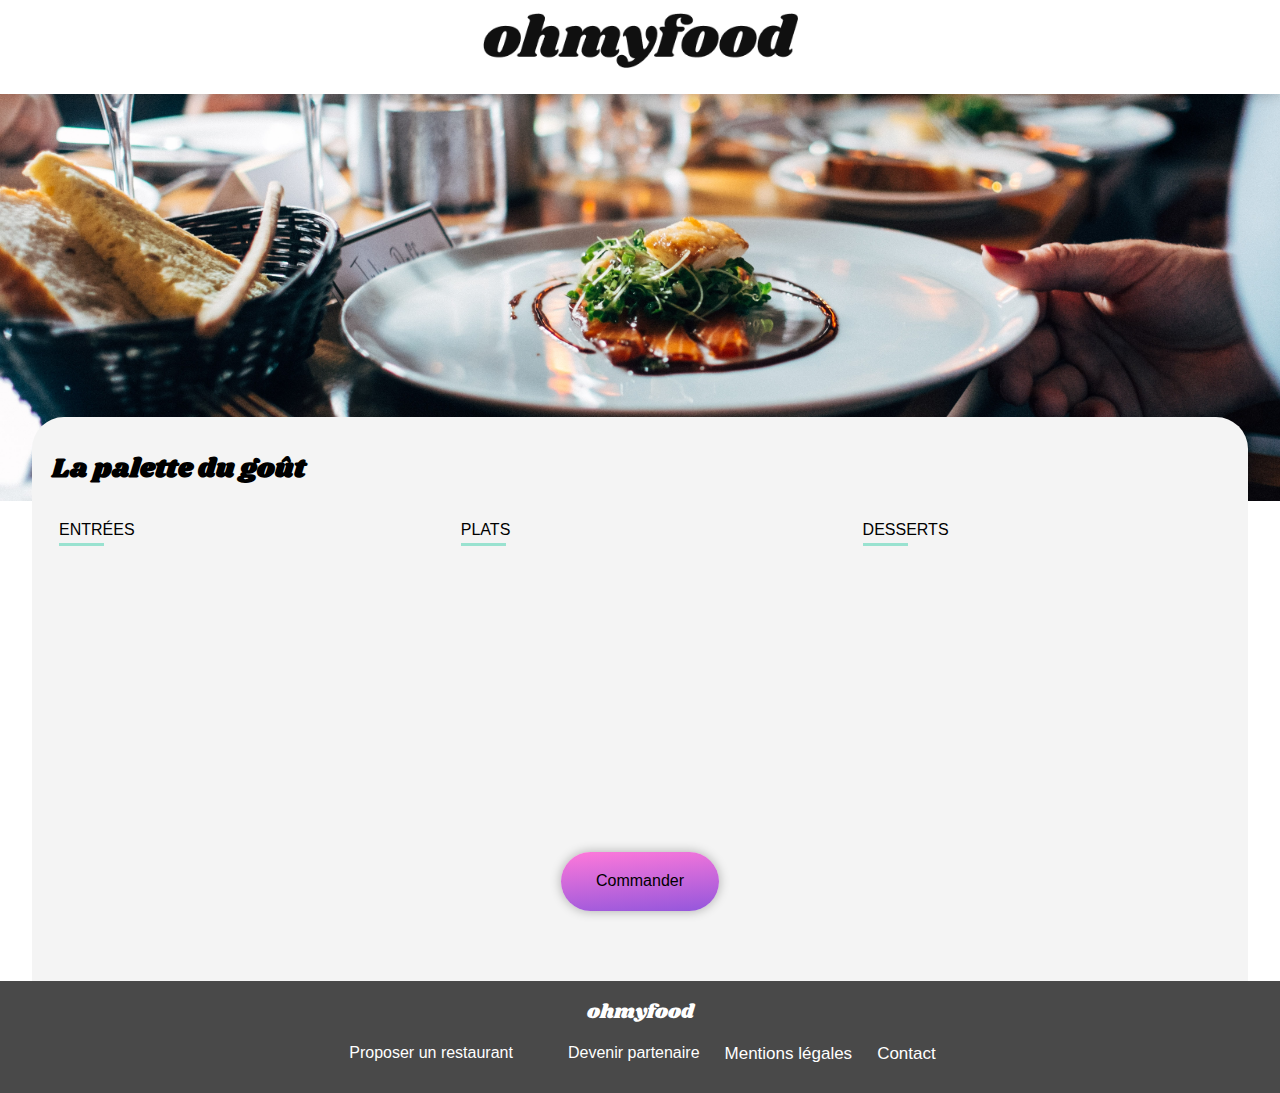
<file: pages/la_palette_du_gout.html>
<!DOCTYPE html>
<html lang="fr">

<head>
    <meta charset="UTF-8">
    <meta http-equiv="X-UA-Compatible" content="IE=edge">
    <meta name="viewport" content="width=device-width, initial-scale=1.0">
    <title>OhMyFood</title>
    <!-- font awesome -->
    <link rel="stylesheet" href="https://use.fontawesome.com/releases/v5.15.1/css/all.css"
        integrity="sha384-vp86vTRFVJgpjF9jiIGPEEqYqlDwgyBgEF109VFjmqGmIY/Y4HV4d3Gp2irVfcrp" crossorigin="anonymous">
    <!-- Shrikhand -->
    <link rel="preconnect" href="https://fonts.googleapis.com">
    <link rel="preconnect" href="https://fonts.gstatic.com" crossorigin>
    <link href="https://fonts.googleapis.com/css2?family=Shrikhand&display=swap" rel="stylesheet">
    <!-- Stylesheets -->
    <link rel="stylesheet" href="../css/main.css">
</head>

<body>
    <header>
        <a class="arrow" href="../index.html">
            <i class="fas fa-arrow-left"></i>
        </a>
        <div class="logo">
            <a href="../index.html"><img src="../images/logo/ohmyfood.png" alt="logo"></a>
        </div>
    </header>
    <main>
        <div class="menu--img">
            <img src="../images/restaurants/jay-wennington-N_Y88TWmGwA-unsplash.jpg" alt="platImage">
        </div>
        <div class="menu">
            <div class="menu__header">
                <h2>La palette du goût</h2>
                <div class="heart">
                    <i class="far fa-heart heart-unfill"></i>
                    <i class="fas fa-heart heart-fill"></i>
                </div>
            </div>
            <div class="menu__container">
                <section class="menu__starters">
                    <h3 class="menu__title--categorie">ENTRÉES</h3>
                    <div class="box-list">
                        <div class="box delay-1">
                            <div class="box__container">
                                <div class="box__content">
                                    <h3>Fricassée d'escargot</h3>
                                    <p>Au piment d'Espelette </p>
                                </div>
                                <div class="price">
                                    <p>25<span>€</span></p>
                                </div>
                            </div>
                            <div class="check">
                                <i class="fas fa-check"></i>
                            </div>
                        </div>
                        <div class="box delay-2">
                            <div class="box__container">
                                <div class="box__content">
                                    <h3>Foie gras de canard mi-cuit</h3>
                                    <p>Et ses copeaux de truffe noire</p>
                                </div>
                                <div class="price">
                                    <p>35<span>€</span></p>
                                </div>
                            </div>
                            <div class="check">
                                <i class="fas fa-check"></i>
                            </div>
                        </div>
                        <div class="box delay-3">
                            <div class="box__container">
                                <div class="box__content">
                                    <h3>Oeuf au plat</h3>
                                    <p>Assaisonné à la truffe sur lit de caviar</p>
                                </div>
                                <div class="price">
                                    <p>20<span>€</span></p>
                                </div>
                            </div>
                            <div class="check">
                                <i class="fas fa-check"></i>
                            </div>
                        </div>
                    </div>
                </section>
                <section class="menu__dishes">
                    <h2 class="menu__title--categorie">PLATS</h2>
                    <div class="box-list">
                        <div class="box delay-4">
                            <div class="box__container">
                                <div class="box__content">
                                    <h3>Filet de boeuf aux herbes</h3>
                                    <p>Accompagné de sa ribambelle de légumes</p>
                                </div>
                                <div class="price">
                                    <p>40<span>€</span></p>
                                </div>
                            </div>
                            <div class="check">
                                <i class="fas fa-check"></i>
                            </div>
                        </div>
                        <div class="box delay-5">
                            <div class="box__container">
                                <div class="box__content">
                                    <h3>Parmentier de queue de boeuf</h3>
                                    <p>À la truffe noire sur sa purée de panais</p>
                                </div>
                                <div class="price">
                                    <p>35<span>€</span></p>
                                </div>
                            </div>
                            <div class="check">
                                <i class="fas fa-check"></i>
                            </div>
                        </div>
                        <div class="box delay-6">
                            <div class="box__container">
                                <div class="box__content">
                                    <h3>Filet de turbot</h3>
                                    <p>Aux agrumes</p>
                                </div>
                                <div class="price">
                                    <p>44<span>€</span></p>
                                </div>
                            </div>
                            <div class="check">
                                <i class="fas fa-check"></i>
                            </div>
                        </div>
                    </div>
                </section>
                <section class="menu__desserts">
                    <h2 class="menu__title--categorie">DESSERTS</h2>
                    <div class="box-list">
                        <div class="box delay-7">
                            <div class="box__container">
                                <div class="box__content">
                                    <h3>Paris-Brest</h3>
                                    <p>Revisité</p>
                                </div>
                                <div class="price">
                                    <p>18<span>€</span></p>
                                </div>
                            </div>
                            <div class="check">
                                <i class="fas fa-check"></i>
                            </div>
                        </div>
                        <div class="box delay-8">
                            <div class="box__container">
                                <div class="box__content">
                                    <h3>Macaron au chocolat d'exception </h3>
                                    <p>Et glace à la vanille de Madagascar</p>
                                </div>
                                <div class="price">
                                    <p>22<span>€</span></p>
                                </div>
                            </div>
                            <div class="check">
                                <i class="fas fa-check"></i>
                            </div>
                        </div>
                        <div class="box delay-9">
                            <div class="box__container">
                                <div class="box__content">
                                    <h3>Mousse au chocolat </h3>
                                    <p>Au piment d'Espelette et à la truffe noire</p>
                                </div>
                                <div class="price">
                                    <p>23<span>€</span></p>
                                </div>
                            </div>
                            <div class="check">
                                <i class="fas fa-check"></i>
                            </div>
                        </div>
                    </div>
                </section>
            </div>
            <div class="menu__btn">
                <a class="btn order" href="#">Commander</a>
            </div>
        </div>
    </main>
    <!-- footer -->
    <footer class="footer">
        <div class="container">
            <h2 class="footer__title">ohmyfood</h2>
            <ul class="footer__nav">
                <li>
                    <a href="#">
                        <i class="fas fa-utensils"></i>
                        Proposer un restaurant
                    </a>
                </li>
                <li>
                    <a href="#">
                        <i class="fas fa-hands-helping"></i>
                        Devenir partenaire
                    </a>
                </li>
                <li>
                    <p class="footer__text">
                        <a href="#">
                            Mentions légales
                        </a>
                    </p>

                </li>
                <li>
                    <p class="footer__text">
                        <a href="mailto:contact@ohmyfood.com">
                            Contact
                        </a>
                    </p>
                </li>
            </ul>
        </div>
    </footer>
</body>

</html>
</file>
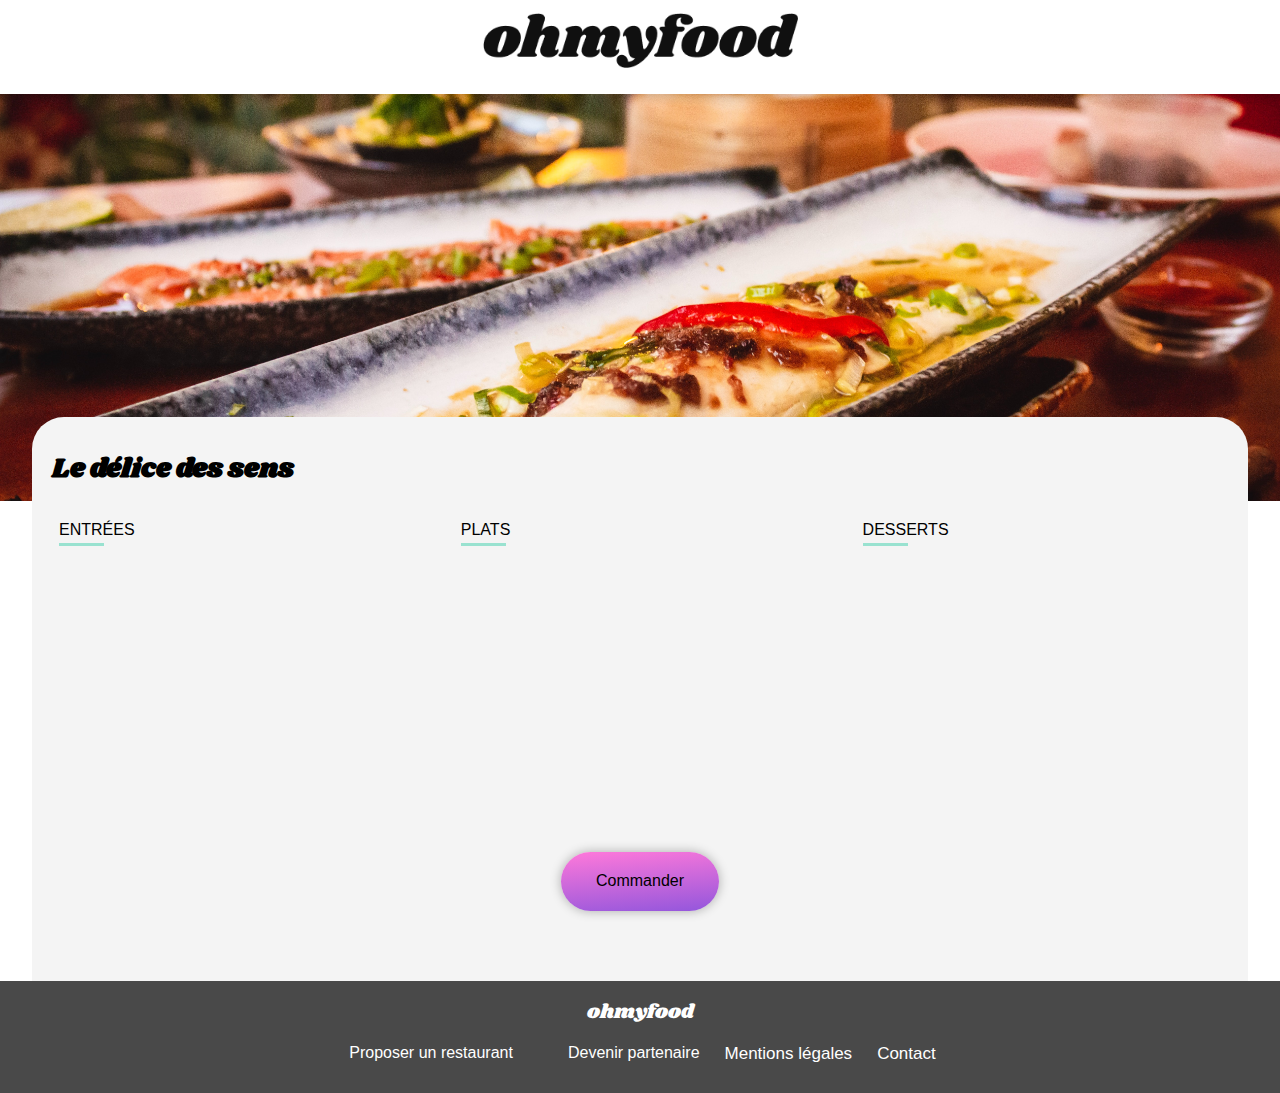
<file: pages/le_delice_du_sens.html>
<!DOCTYPE html>
<html lang="fr">

<head>
    <meta charset="UTF-8">
    <meta http-equiv="X-UA-Compatible" content="IE=edge">
    <meta name="viewport" content="width=device-width, initial-scale=1.0">
    <title>OhMyFood</title>
    <!-- font awesome -->
    <link rel="stylesheet" href="https://use.fontawesome.com/releases/v5.15.1/css/all.css"
        integrity="sha384-vp86vTRFVJgpjF9jiIGPEEqYqlDwgyBgEF109VFjmqGmIY/Y4HV4d3Gp2irVfcrp" crossorigin="anonymous">
    <!-- Shrikhand -->
    <link rel="preconnect" href="https://fonts.googleapis.com">
    <link rel="preconnect" href="https://fonts.gstatic.com" crossorigin>
    <link href="https://fonts.googleapis.com/css2?family=Shrikhand&display=swap" rel="stylesheet">
    <!-- Stylesheets -->
    <link rel="stylesheet" href="../css/main.css">
</head>

<body>
    <header>
        <a class="arrow" href="../index.html">
            <i class="fas fa-arrow-left"></i>
        </a>
        <div class="logo">
            <a href="../index.html"><img src="../images/logo/ohmyfood.png" alt="logo"></a>
        </div>
    </header>
    <main>
        <div class="menu--img">
            <img class="menu--img" src="../images/restaurants/louis-hansel-shotsoflouis-qNBGVyOCY8Q-unsplash.jpg"
                alt="platImage">
        </div>
        <div class="menu">
            <div class="menu__header">
                <h2>Le délice des sens</h2>
                <div class="heart">
                    <i class="far fa-heart heart-unfill"></i>
                    <i class="fas fa-heart heart-fill"></i>
                </div>
            </div>
            <div class="menu__container">
                <section class="menu__starters">
                    <h3 class="menu__title--categorie">ENTRÉES</h3>
                    <div class="box-list">
                        <div class="box delay-1">
                            <div class="box__container">
                                <div class="box__content">
                                    <h3>Tartare de thon</h3>
                                    <p>Assaisonné au yuzu</p>
                                </div>
                                <div class="price">
                                    <p>25<span>€</span></p>
                                </div>
                            </div>
                            <div class="check">
                                <i class="fas fa-check"></i>
                            </div>
                        </div>
                        <div class="box delay-2">
                            <div class="box__container">
                                <div class="box__content">
                                    <h3>Bouchée de homard croustillant </h3>
                                    <p>Et sa farandole de petits légumes</p>
                                </div>
                                <div class="price">
                                    <p>35<span>€</span></p>
                                </div>
                            </div>
                            <div class="check">
                                <i class="fas fa-check"></i>
                            </div>
                        </div>
                        <div class="box delay-3">
                            <div class="box__container">
                                <div class="box__content">
                                    <h3>Velouté de cèpes </h3>
                                    <p>Aux truffes</p>
                                </div>
                                <div class="price">
                                    <p>20<span>€</span></p>
                                </div>
                            </div>
                            <div class="check">
                                <i class="fas fa-check"></i>
                            </div>
                        </div>
                    </div>
                </section>
                <section class="menu__dishes">
                    <h2 class="menu__title--categorie">PLATS</h2>
                    <div class="box-list">
                        <div class="box delay-4">
                            <div class="box__container">
                                <div class="box__content">
                                    <h3>Poulet rôti aux herbes de Provence </h3>
                                    <p>Et sa crème de truffe</p>
                                </div>
                                <div class="price">
                                    <p>40<span>€</span></p>
                                </div>
                            </div>
                            <div class="check">
                                <i class="fas fa-check"></i>
                            </div>
                        </div>
                        <div class="box delay-5">
                            <div class="box__container">
                                <div class="box__content">
                                    <h3>Langouste rôtie </h3>
                                    <p>Et ses légumes de saison</p>
                                </div>
                                <div class="price">
                                    <p>35<span>€</span></p>
                                </div>
                            </div>
                            <div class="check">
                                <i class="fas fa-check"></i>
                            </div>
                        </div>
                        <div class="box delay-6">
                            <div class="box__container">
                                <div class="box__content">
                                    <h3>Côte de boeuf Angus </h3>
                                    <p>Et sa purée de panais</p>
                                </div>
                                <div class="price">
                                    <p>44<span>€</span></p>
                                </div>
                            </div>
                            <div class="check">
                                <i class="fas fa-check"></i>
                            </div>
                        </div>
                    </div>
                </section>
                <section class="menu__desserts">
                    <h2 class="menu__title--categorie">DESSERTS</h2>
                    <div class="box-list">
                        <div class="box delay-7">
                            <div class="box__container">
                                <div class="box__content">
                                    <h3>Farandole de desserts</h3>
                                    <p>Du chef</p>
                                </div>
                                <div class="price">
                                    <p>18<span>€</span></p>
                                </div>
                            </div>
                            <div class="check">
                                <i class="fas fa-check"></i>
                            </div>
                        </div>
                        <div class="box delay-8">
                            <div class="box__container">
                                <div class="box__content">
                                    <h3>Crème brulée</h3>
                                    <p>Revisitée</p>
                                </div>
                                <div class="price">
                                    <p>22<span>€</span></p>
                                </div>
                            </div>
                            <div class="check">
                                <i class="fas fa-check"></i>
                            </div>
                        </div>
                        <div class="box delay-9">
                            <div class="box__container">
                                <div class="box__content">
                                    <h3>Tiramisu </h3>
                                    <p>À la noisette</p>
                                </div>
                                <div class="price">
                                    <p>23<span>€</span></p>
                                </div>
                            </div>
                            <div class="check">
                                <i class="fas fa-check"></i>
                            </div>
                        </div>
                    </div>
                </section>
            </div>
            <div class="menu__btn">
                <a class="btn order" href="#">Commander</a>
            </div>
        </div>
    </main>
    <!-- footer -->
    <footer class="footer">
        <div class="container">
            <h2 class="footer__title">ohmyfood</h2>
            <ul class="footer__nav">
                <li>
                    <a href="#">
                        <i class="fas fa-utensils"></i>
                        Proposer un restaurant
                    </a>
                </li>
                <li>
                    <a href="#">
                        <i class="fas fa-hands-helping"></i>
                        Devenir partenaire
                    </a>
                </li>
                <li>
                    <p class="footer__text">
                        <a href="#">
                            Mentions légales
                        </a>
                    </p>

                </li>
                <li>
                    <p class="footer__text">
                        <a href="mailto:contact@ohmyfood.com">
                            Contact
                        </a>
                    </p>
                </li>
            </ul>
        </div>
    </footer>
</body>

</html>
</file>
<file: css/main.css>
*,
*::after,
*::before {
  margin: 0;
  padding: 0;
  -webkit-box-sizing: border-box;
          box-sizing: border-box;
}

a {
  text-decoration: none;
}

li {
  list-style-type: none;
}

body {
  font-family: "Roboto", sans-serif;
  scroll-behavior: smooth;
}

h3 {
  font-size: 17px;
}

p {
  font-size: 14px;
}

/*! normalize.css v8.0.1 | MIT License | github.com/necolas/normalize.css */
/* normalize css */
html {
  line-height: 1.15;
  -webkit-text-size-adjust: 100%;
}

body {
  margin: 0;
}

main {
  display: block;
}

h1 {
  font-size: 2em;
  margin: 0.67em 0;
}

hr {
  -webkit-box-sizing: content-box;
          box-sizing: content-box;
  height: 0;
  overflow: visible;
}

pre {
  font-family: monospace, monospace;
  font-size: 1em;
}

a {
  background-color: transparent;
  color: #000;
}

abbr[title] {
  border-bottom: none;
  text-decoration: underline;
  -webkit-text-decoration: underline dotted;
          text-decoration: underline dotted;
}

b,
strong {
  font-weight: bolder;
}

code,
kbd,
samp {
  font-family: monospace, monospace;
  font-size: 1em;
}

small {
  font-size: 80%;
}

sub,
sup {
  font-size: 75%;
  line-height: 0;
  position: relative;
  vertical-align: baseline;
}

sub {
  bottom: -0.25em;
}

sup {
  top: -0.5em;
}

img {
  border-style: none;
}

button,
input,
optgroup,
select,
textarea {
  font-family: inherit;
  font-size: 100%;
  line-height: 1.15;
  margin: 0;
}

button,
input {
  overflow: visible;
}

button,
select {
  text-transform: none;
}

button,
[type="button"],
[type="reset"],
[type="submit"] {
  -webkit-appearance: button;
}

button::-moz-focus-inner,
[type="button"]::-moz-focus-inner,
[type="reset"]::-moz-focus-inner,
[type="submit"]::-moz-focus-inner {
  border-style: none;
  padding: 0;
}

button:-moz-focusring,
[type="button"]:-moz-focusring,
[type="reset"]:-moz-focusring,
[type="submit"]:-moz-focusring {
  outline: 1px dotted ButtonText;
}

fieldset {
  padding: 0.35em 0.75em 0.625em;
}

legend {
  -webkit-box-sizing: border-box;
          box-sizing: border-box;
  color: inherit;
  display: table;
  max-width: 100%;
  padding: 0;
  white-space: normal;
}

progress {
  vertical-align: baseline;
}

textarea {
  overflow: auto;
}

[type="checkbox"],
[type="radio"] {
  -webkit-box-sizing: border-box;
          box-sizing: border-box;
  padding: 0;
}

[type="number"]::-webkit-inner-spin-button,
[type="number"]::-webkit-outer-spin-button {
  height: auto;
}

[type="search"] {
  -webkit-appearance: textfield;
  outline-offset: -2px;
}

[type="search"]::-webkit-search-decoration {
  -webkit-appearance: none;
}

::-webkit-file-upload-button {
  -webkit-appearance: button;
  font: inherit;
}

details {
  display: block;
}

summary {
  display: list-item;
}

template {
  display: none;
}

[hidden] {
  display: none;
}

a {
  text-decoration: none;
}

input {
  outline: none;
}

ol {
  list-style-type: decimal;
}

.btn {
  padding: 20px;
  border: none;
  border-radius: 30px;
  background: linear-gradient(175deg, #FF79DA 0%, #9356DC 100%);
  -webkit-box-shadow: 0 0 11px rgba(0, 0, 0, 0.3);
          box-shadow: 0 0 11px rgba(0, 0, 0, 0.3);
  -webkit-transition: 0.2s ease-in-out;
  transition: 0.2s ease-in-out;
  cursor: pointer;
}

.btn:hover {
  opacity: 0.8;
  -webkit-box-shadow: 0 0 11px rgba(0, 0, 0, 0.9);
          box-shadow: 0 0 11px rgba(0, 0, 0, 0.9);
}

.btn a {
  color: #fff;
}

.btn.order {
  padding: 20px 35px;
}

.heart {
  position: relative;
  height: 50px;
  width: 60px;
}

.heart i {
  position: absolute;
  left: 10%;
}

.heart .heart-fill {
  position: absolute;
  top: 50%;
  left: 50%;
  font-size: 0px;
  -webkit-transform: translate3d(-50%, -50%, 0);
          transform: translate3d(-50%, -50%, 0);
  -webkit-transition: all 1s;
  transition: all 1s;
  cursor: pointer;
  background: linear-gradient(193deg, #9356DC 0%, #FF79DA 100%);
  background-clip: text;
  -webkit-background-clip: text;
  -webkit-text-fill-color: transparent;
}

.heart:hover .heart-fill {
  font-size: 26px;
}

.heart .heart-unfill {
  position: absolute;
  top: 50%;
  left: 50%;
  -webkit-transform: translate3d(-50%, -50%, 0);
          transform: translate3d(-50%, -50%, 0);
  font-size: 25px;
  -webkit-transition: all 1s;
  transition: all 1s;
}

.loader {
  height: 100%;
  position: fixed;
  background: white;
  display: -webkit-box;
  display: -ms-flexbox;
  display: flex;
  -webkit-box-pack: center;
      -ms-flex-pack: center;
          justify-content: center;
  -webkit-box-align: center;
      -ms-flex-align: center;
          align-items: center;
  bottom: 0;
  top: 0;
  left: 0;
  right: 0;
  -webkit-animation: loading 2s linear;
          animation: loading 2s linear;
  z-index: 1000;
  visibility: hidden;
}

.loader__inner {
  position: relative;
  width: 300px;
  height: 300px;
  display: -webkit-box;
  display: -ms-flexbox;
  display: flex;
  -webkit-box-pack: center;
      -ms-flex-pack: center;
          justify-content: center;
  -webkit-box-align: center;
      -ms-flex-align: center;
          align-items: center;
}

.loader__inner span {
  position: absolute;
  top: 0;
  left: 0;
  width: 100%;
  height: 100%;
  pointer-events: none;
  -webkit-animation: animate 5s linear infinite;
          animation: animate 5s linear infinite;
}

.loader__inner span:nth-child(1) {
  border-radius: 38% 62% 64% 36% / 43% 35% 65% 57%;
  border: 2px solid #9356DC;
}

.loader__inner span:nth-child(2) {
  animation-direction: reverse;
  border-radius: 41% 59% 40% 60% / 65% 66% 34% 35%;
  border: 2px solid #FF79DA;
}

.loader__inner span:nth-child(3) {
  -webkit-animation-duration: 3s;
          animation-duration: 3s;
  border-radius: 73% 27% 56% 44% / 57% 74% 26% 43%;
  border: 2px solid #99E2D0;
}

.loader__inner h2 {
  color: #000;
  font-weight: 500;
}

.footer {
  padding: 20px;
  background-color: #494949;
}

.footer .container {
  display: -webkit-box;
  display: -ms-flexbox;
  display: flex;
  -webkit-box-orient: vertical;
  -webkit-box-direction: normal;
      -ms-flex-direction: column;
          flex-direction: column;
  color: #fff;
}

@media screen and (min-width: 768px) {
  .footer .container {
    display: -webkit-box;
    display: -ms-flexbox;
    display: flex;
    -webkit-box-orient: vertical;
    -webkit-box-direction: normal;
        -ms-flex-direction: column;
            flex-direction: column;
    -webkit-box-pack: center;
        -ms-flex-pack: center;
            justify-content: center;
    -webkit-box-align: center;
        -ms-flex-align: center;
            align-items: center;
  }
}

.footer__title {
  font-weight: 400;
  font-size: 20px;
  margin-bottom: 20px;
  font-family: "Shrikhand";
}

@media screen and (min-width: 768px) {
  .footer__nav {
    display: -webkit-box;
    display: -ms-flexbox;
    display: flex;
  }
}

.footer__text {
  font-size: 17px;
}

.footer li {
  margin-bottom: 10px;
}

.footer li:hover a {
  color: #9356DC;
}

@media screen and (min-width: 768px) {
  .footer li {
    margin-right: 25px;
  }
}

.footer a {
  display: -webkit-box;
  display: -ms-flexbox;
  display: flex;
  -webkit-transition: 0.3s ease-in-out;
  transition: 0.3s ease-in-out;
  color: #fff;
}

.footer a i {
  width: 20px;
  margin-right: 10px;
}

.footer a i::before {
  width: 10px;
}

header {
  position: relative;
  -webkit-box-shadow: 0 0 14px rgba(0, 0, 0, 0.25);
          box-shadow: 0 0 14px rgba(0, 0, 0, 0.25);
  padding: 10px;
  z-index: 1;
  background-color: #fff;
}

header .logo {
  font-size: 4rem;
  width: 50%;
  margin: auto;
  cursor: pointer;
}

@media screen and (min-width: 768px) {
  header .logo {
    width: 25%;
    padding: 10px;
  }
}

@media screen and (min-width: 1024px) {
  header .logo {
    padding: 0;
  }
}

header .logo img {
  width: 100%;
  -o-object-fit: cover;
     object-fit: cover;
}

header .arrow {
  position: absolute;
  font-size: 23px;
  left: 39px;
  top: 39px;
}

.menu--img {
  width: 100%;
  height: 487.5px;
}

.menu--img img {
  margin-top: -80px;
  width: 100%;
  height: 100%;
  -o-object-fit: cover;
     object-fit: cover;
}

.menu {
  padding: 20px 20px 70px 20px;
  background-color: #f4f4f4;
  position: relative;
  border-radius: 32px 32px 0 0;
  margin-top: -200px;
}

.menu__container {
  width: 100%;
}

@media screen and (min-width: 1025px) {
  .menu__container {
    display: -webkit-box;
    display: -ms-flexbox;
    display: flex;
    -webkit-box-orient: horizontal;
    -webkit-box-direction: normal;
        -ms-flex-direction: row;
            flex-direction: row;
    -webkit-box-pack: justify;
        -ms-flex-pack: justify;
            justify-content: space-between;
  }
}

@media screen and (min-width: 1025px) {
  .menu__container section {
    width: calc(95% / 3);
  }
}

@media screen and (min-width: 1025px) {
  .menu {
    width: 95%;
    margin: -164px auto 0;
  }
}

.menu section {
  margin-bottom: 45px;
}

.menu__header {
  display: -webkit-box;
  display: -ms-flexbox;
  display: flex;
  -webkit-box-pack: justify;
      -ms-flex-pack: justify;
          justify-content: space-between;
  margin: 17px 0;
}

.menu__header h2 {
  font-family: "Shrikhand";
  font-size: 27px;
}

.menu__header__heart {
  position: absolute;
  right: 35px;
  font-size: 25px;
}

.menu__title--categorie {
  position: relative;
  font-size: 16px;
  margin-bottom: 20px;
  padding-left: 7px;
  font-weight: 400;
}

.menu__title--categorie::before {
  content: "";
  position: absolute;
  width: 45px;
  height: 3px;
  background: #99E2D0;
  left: 7px;
  bottom: -7px;
}

.menu .box-list {
  display: -webkit-box;
  display: -ms-flexbox;
  display: flex;
  -webkit-box-orient: vertical;
  -webkit-box-direction: normal;
      -ms-flex-direction: column;
          flex-direction: column;
  row-gap: 15px;
}

@media screen and (min-width: 768px) {
  .menu .box-list {
    display: -webkit-box;
    display: -ms-flexbox;
    display: flex;
    -webkit-box-orient: horizontal;
    -webkit-box-direction: normal;
        -ms-flex-flow: row wrap;
            flex-flow: row wrap;
    -webkit-column-gap: 15px;
            column-gap: 15px;
  }
}

.menu .box {
  display: -webkit-box;
  display: -ms-flexbox;
  display: flex;
  border-radius: 15px;
  max-width: 100%;
  cursor: pointer;
  background-color: #fff;
  -webkit-animation: revealAnimation 1s cubic-bezier(0.5, 0, 0, 1) forwards;
          animation: revealAnimation 1s cubic-bezier(0.5, 0, 0, 1) forwards;
  -webkit-box-shadow: 0 4px 8px 0 rgba(0, 0, 0, 0.2);
          box-shadow: 0 4px 8px 0 rgba(0, 0, 0, 0.2);
  overflow: hidden;
  opacity: 0;
}

@media screen and (min-width: 768px) {
  .menu .box {
    width: 48%;
  }
}

@media screen and (min-width: 1025px) {
  .menu .box {
    width: 100%;
  }
}

.menu .box__container {
  display: -webkit-box;
  display: -ms-flexbox;
  display: flex;
  -webkit-box-flex: 1;
      -ms-flex: 1;
          flex: 1;
  overflow: hidden;
  -webkit-box-pack: justify;
      -ms-flex-pack: justify;
          justify-content: space-between;
  padding: 15px;
}

.menu .box__content {
  overflow: hidden;
}

.menu .box__content h3 {
  overflow: hidden;
}

.menu .box__content p {
  white-space: nowrap;
  text-overflow: ellipsis;
  overflow: hidden;
  margin-top: 7px;
}

.menu .box .price {
  font-weight: bold;
  display: -webkit-box;
  display: -ms-flexbox;
  display: flex;
  -webkit-box-pack: end;
      -ms-flex-pack: end;
          justify-content: flex-end;
  -webkit-box-align: end;
      -ms-flex-align: end;
          align-items: flex-end;
  padding-left: 5px;
}

.menu .box .check {
  background-color: #99E2D0;
  display: -webkit-box;
  display: -ms-flexbox;
  display: flex;
  -webkit-box-pack: center;
      -ms-flex-pack: center;
          justify-content: center;
  -webkit-box-align: center;
      -ms-flex-align: center;
          align-items: center;
  border-radius: 0 15px 15px 0;
  margin: -16px -80px -16px 16px;
  width: 64px;
  -webkit-transition-duration: 0.5s;
          transition-duration: 0.5s;
}

.menu .box .check i {
  border-radius: 50%;
  color: #99E2D0;
  background-color: #fff;
  padding: 5px;
}

.menu .box .check i::before {
  font-size: 16px;
}

.menu .box:hover {
  -webkit-transition-duration: 0.5s;
          transition-duration: 0.5s;
}

.menu .box:hover .check {
  margin-right: 0;
  display: block;
  -webkit-transition-duration: 0.5s;
          transition-duration: 0.5s;
  display: -webkit-box;
  display: -ms-flexbox;
  display: flex;
  -webkit-box-pack: center;
      -ms-flex-pack: center;
          justify-content: center;
  -webkit-box-align: center;
      -ms-flex-align: center;
          align-items: center;
}

.menu .box:hover .check i {
  -webkit-animation: animate 0.5s ease-in-out;
          animation: animate 0.5s ease-in-out;
}

.menu__btn {
  display: -webkit-box;
  display: -ms-flexbox;
  display: flex;
  -webkit-box-pack: center;
      -ms-flex-pack: center;
          justify-content: center;
  -webkit-box-align: center;
      -ms-flex-align: center;
          align-items: center;
}

.menu__btn a {
  padding: 30px;
}

@media (prefers-reduced-motion: reduce) {
  .box {
    -webkit-animation: none !important;
            animation: none !important;
  }
}

.box.delay-1 {
  -webkit-animation-delay: 0.1s;
          animation-delay: 0.1s;
}

.box.delay-2 {
  -webkit-animation-delay: 0.2s;
          animation-delay: 0.2s;
}

.box.delay-3 {
  -webkit-animation-delay: 0.3s;
          animation-delay: 0.3s;
}

.box.delay-4 {
  -webkit-animation-delay: 0.4s;
          animation-delay: 0.4s;
}

.box.delay-5 {
  -webkit-animation-delay: 0.5s;
          animation-delay: 0.5s;
}

.box.delay-6 {
  -webkit-animation-delay: 0.6s;
          animation-delay: 0.6s;
}

.box.delay-7 {
  -webkit-animation-delay: 0.7s;
          animation-delay: 0.7s;
}

.box.delay-8 {
  -webkit-animation-delay: 0.8s;
          animation-delay: 0.8s;
}

.box.delay-9 {
  -webkit-animation-delay: 0.9s;
          animation-delay: 0.9s;
}

.box.delay-10 {
  -webkit-animation-delay: 1s;
          animation-delay: 1s;
}

.location {
  width: 100%;
  background-color: #e6e4e4;
  display: -webkit-box;
  display: -ms-flexbox;
  display: flex;
  -webkit-box-pack: center;
      -ms-flex-pack: center;
          justify-content: center;
  -webkit-box-align: center;
      -ms-flex-align: center;
          align-items: center;
  align-items: center;
  color: #5f5f5f;
}

.location i {
  font-size: 17px;
}

.location p {
  font-size: 17px;
  padding: 20px;
}

.row {
  display: -webkit-box;
  display: -ms-flexbox;
  display: flex;
  -webkit-box-orient: vertical;
  -webkit-box-direction: normal;
      -ms-flex-direction: column;
          flex-direction: column;
  width: 100%;
}

@media screen and (min-width: 1024px) {
  .row {
    display: -webkit-box;
    display: -ms-flexbox;
    display: flex;
    -webkit-box-orient: horizontal;
    -webkit-box-direction: normal;
        -ms-flex-direction: row;
            flex-direction: row;
  }
}

.row section {
  width: 100%;
}

@media screen and (min-width: 1024px) {
  .row section {
    width: 50%;
  }
}

.reservation {
  background-color: #f4f4f4;
  padding: 20px;
  text-align: center;
  display: -webkit-box;
  display: -ms-flexbox;
  display: flex;
  -webkit-box-pack: center;
      -ms-flex-pack: center;
          justify-content: center;
  -webkit-box-align: center;
      -ms-flex-align: center;
          align-items: center;
  -webkit-box-orient: vertical;
  -webkit-box-direction: normal;
      -ms-flex-direction: column;
          flex-direction: column;
  height: 100%;
}

.reservation h2 {
  margin-bottom: 18px;
  padding: 0 20px;
}

.reservation p {
  font-size: 17px;
  margin-bottom: 30px;
}

.steps {
  width: 100%;
  padding: 30px 20px;
  text-align: center;
}

.steps h2 {
  margin-bottom: 20px;
  text-align: left;
}

@media screen and (min-width: 768px) {
  .steps h2 {
    text-align: center;
  }
}

.steps ol {
  padding: 0 0 20px 15px;
  list-style: none;
  *list-style: decimal;
  counter-reset: li;
}

@media screen and (min-width: 768px) {
  .steps ol {
    display: -webkit-box;
    display: -ms-flexbox;
    display: flex;
    -ms-flex-wrap: wrap;
        flex-wrap: wrap;
    -webkit-box-orient: horizontal;
    -webkit-box-direction: normal;
        -ms-flex-direction: row;
            flex-direction: row;
    -ms-flex-pack: distribute;
        justify-content: space-around;
  }
}

.steps__item {
  position: relative;
  margin-bottom: 20px;
  border-radius: 20px;
  background-color: #f4f4f4;
  padding: 30px 20px 20px 20px;
  -webkit-box-shadow: 4px 4px 8px rgba(0, 0, 0, 0.125);
          box-shadow: 4px 4px 8px rgba(0, 0, 0, 0.125);
  text-align: left;
  width: 100%;
  -webkit-transition: all 0.3s ease;
  transition: all 0.3s ease;
  cursor: pointer;
}

@media screen and (min-width: 768px) {
  .steps__item {
    width: 45%;
    margin-bottom: 35px;
  }
}

@media screen and (min-width: 1024px) {
  .steps__item {
    width: 75%;
    margin: 0 auto 35px auto;
  }
}

.steps__item:before {
  content: counter(li);
  counter-increment: li;
  position: absolute;
  height: 32px;
  width: 32px;
  left: -13px;
  top: 57%;
  color: #fff;
  margin-top: -15px;
  background: #9356DC;
  border-radius: 50%;
  display: -webkit-box;
  display: -ms-flexbox;
  display: flex;
  -webkit-box-pack: center;
      -ms-flex-pack: center;
          justify-content: center;
  -webkit-box-align: center;
      -ms-flex-align: center;
          align-items: center;
}

.steps__item:hover {
  background-color: #fcf0ff;
  -webkit-box-shadow: 7px 7px 15px rgba(0, 0, 0, 0.125);
          box-shadow: 7px 7px 15px rgba(0, 0, 0, 0.125);
}

.steps__item:hover i {
  color: #9356DC;
}

.steps__item span {
  font-size: 16px;
  font-weight: bold;
}

.steps__item i {
  -webkit-transition: all 0.3s ease;
  transition: all 0.3s ease;
  margin: 0 20px;
  color: #8c8b8b;
  width: 15px;
}

.restaurants {
  padding: 20px;
  background-color: #f4f4f4;
}

.restaurants h2 {
  margin-bottom: 20px;
}

@media screen and (min-width: 768px) {
  .restaurants h2 {
    text-align: center;
  }
}

.cards {
  display: -webkit-box;
  display: -ms-flexbox;
  display: flex;
  -webkit-box-orient: vertical;
  -webkit-box-direction: normal;
      -ms-flex-direction: column;
          flex-direction: column;
  row-gap: 20px;
  margin-bottom: 40px;
}

@media screen and (min-width: 768px) {
  .cards {
    display: -webkit-box;
    display: -ms-flexbox;
    display: flex;
    -webkit-box-orient: horizontal;
    -webkit-box-direction: normal;
        -ms-flex-flow: row wrap;
            flex-flow: row wrap;
    -webkit-box-pack: space-evenly;
        -ms-flex-pack: space-evenly;
            justify-content: space-evenly;
    padding: 20px;
    -webkit-column-gap: 20px;
            column-gap: 20px;
  }
}

@media screen and (min-width: 1024px) {
  .cards {
    display: -webkit-box;
    display: -ms-flexbox;
    display: flex;
    -webkit-box-orient: horizontal;
    -webkit-box-direction: normal;
        -ms-flex-flow: row wrap;
            flex-flow: row wrap;
    -webkit-box-pack: space-evenly;
        -ms-flex-pack: space-evenly;
            justify-content: space-evenly;
    padding: 20px 250px;
    -webkit-column-gap: 10px;
            column-gap: 10px;
  }
}

.card {
  position: relative;
  width: 100%;
  background-color: #fff;
  color: #000;
  -webkit-transition: 0.5s ease-in-out;
  transition: 0.5s ease-in-out;
  border-radius: 15px;
}

@media screen and (min-width: 768px) {
  .card {
    width: 48%;
  }
}

@media screen and (min-width: 1024px) {
  .card {
    min-width: 47%;
  }
}

.card:hover {
  -webkit-transform: scale(1.05);
          transform: scale(1.05);
  -webkit-box-shadow: 0 0 10px rgba(0, 0, 0, 0.9);
          box-shadow: 0 0 10px rgba(0, 0, 0, 0.9);
}

.card__img {
  border-top-left-radius: 15px;
  border-top-right-radius: 15px;
  overflow: hidden;
  height: 180px;
}

.card__img img {
  width: 100%;
  height: 100%;
  -o-object-fit: cover;
     object-fit: cover;
}

.card__new {
  position: absolute;
  top: 5%;
  right: 5%;
  background-color: #99e2d0;
  color: #03906d;
  padding: 6px;
  border-radius: 5px;
}

.card__container {
  display: -webkit-box;
  display: -ms-flexbox;
  display: flex;
  -webkit-box-pack: justify;
      -ms-flex-pack: justify;
          justify-content: space-between;
  padding: 15px;
}

.card__description p {
  margin-top: 5px;
}

@-webkit-keyframes revealAnimation {
  0% {
    -webkit-transform: translateY(30px);
            transform: translateY(30px);
    opacity: 0;
  }
  100% {
    -webkit-transform: translateY(0px);
            transform: translateY(0px);
    opacity: 1;
  }
}

@keyframes revealAnimation {
  0% {
    -webkit-transform: translateY(30px);
            transform: translateY(30px);
    opacity: 0;
  }
  100% {
    -webkit-transform: translateY(0px);
            transform: translateY(0px);
    opacity: 1;
  }
}

@-webkit-keyframes animate {
  0% {
    -webkit-transform: rotate(-270deg);
            transform: rotate(-270deg);
  }
  100% {
    -webkit-transform: rotate(0);
            transform: rotate(0);
  }
}

@keyframes animate {
  0% {
    -webkit-transform: rotate(-270deg);
            transform: rotate(-270deg);
  }
  100% {
    -webkit-transform: rotate(0);
            transform: rotate(0);
  }
}

@-webkit-keyframes loading {
  0% {
    visibility: visible;
    opacity: 1;
  }
  50% {
    opacity: 1;
  }
  100% {
    visibility: hidden;
  }
}

@keyframes loading {
  0% {
    visibility: visible;
    opacity: 1;
  }
  50% {
    opacity: 1;
  }
  100% {
    visibility: hidden;
  }
}

@-webkit-keyframes heart {
  0% {
    -webkit-transform: scale(0);
            transform: scale(0);
  }
  100% {
    -webkit-transform: scale(1);
            transform: scale(1);
  }
}

@keyframes heart {
  0% {
    -webkit-transform: scale(0);
            transform: scale(0);
  }
  100% {
    -webkit-transform: scale(1);
            transform: scale(1);
  }
}
/*# sourceMappingURL=main.css.map */
</file>
<file: scss/main.css>
*,
*::after,
*::before {
  margin: 0;
  padding: 0;
  -webkit-box-sizing: border-box;
          box-sizing: border-box;
}

a {
  text-decoration: none;
}

li {
  list-style-type: none;
}

body {
  font-family: "Roboto", sans-serif;
  scroll-behavior: smooth;
}

h3 {
  font-size: 17px;
}

p {
  font-size: 14px;
}

/*! normalize.css v8.0.1 | MIT License | github.com/necolas/normalize.css */
/* normalize css */
html {
  line-height: 1.15;
  -webkit-text-size-adjust: 100%;
}

body {
  margin: 0;
}

main {
  display: block;
}

h1 {
  font-size: 2em;
  margin: 0.67em 0;
}

hr {
  -webkit-box-sizing: content-box;
          box-sizing: content-box;
  height: 0;
  overflow: visible;
}

pre {
  font-family: monospace, monospace;
  font-size: 1em;
}

a {
  background-color: transparent;
  color: #000;
}

abbr[title] {
  border-bottom: none;
  text-decoration: underline;
  -webkit-text-decoration: underline dotted;
          text-decoration: underline dotted;
}

b,
strong {
  font-weight: bolder;
}

code,
kbd,
samp {
  font-family: monospace, monospace;
  font-size: 1em;
}

small {
  font-size: 80%;
}

sub,
sup {
  font-size: 75%;
  line-height: 0;
  position: relative;
  vertical-align: baseline;
}

sub {
  bottom: -0.25em;
}

sup {
  top: -0.5em;
}

img {
  border-style: none;
}

button,
input,
optgroup,
select,
textarea {
  font-family: inherit;
  font-size: 100%;
  line-height: 1.15;
  margin: 0;
}

button,
input {
  overflow: visible;
}

button,
select {
  text-transform: none;
}

button,
[type="button"],
[type="reset"],
[type="submit"] {
  -webkit-appearance: button;
}

button::-moz-focus-inner,
[type="button"]::-moz-focus-inner,
[type="reset"]::-moz-focus-inner,
[type="submit"]::-moz-focus-inner {
  border-style: none;
  padding: 0;
}

button:-moz-focusring,
[type="button"]:-moz-focusring,
[type="reset"]:-moz-focusring,
[type="submit"]:-moz-focusring {
  outline: 1px dotted ButtonText;
}

fieldset {
  padding: 0.35em 0.75em 0.625em;
}

legend {
  -webkit-box-sizing: border-box;
          box-sizing: border-box;
  color: inherit;
  display: table;
  max-width: 100%;
  padding: 0;
  white-space: normal;
}

progress {
  vertical-align: baseline;
}

textarea {
  overflow: auto;
}

[type="checkbox"],
[type="radio"] {
  -webkit-box-sizing: border-box;
          box-sizing: border-box;
  padding: 0;
}

[type="number"]::-webkit-inner-spin-button,
[type="number"]::-webkit-outer-spin-button {
  height: auto;
}

[type="search"] {
  -webkit-appearance: textfield;
  outline-offset: -2px;
}

[type="search"]::-webkit-search-decoration {
  -webkit-appearance: none;
}

::-webkit-file-upload-button {
  -webkit-appearance: button;
  font: inherit;
}

details {
  display: block;
}

summary {
  display: list-item;
}

template {
  display: none;
}

[hidden] {
  display: none;
}

a {
  text-decoration: none;
}

input {
  outline: none;
}

ol {
  list-style-type: decimal;
}

.btn {
  padding: 20px;
  border: none;
  border-radius: 30px;
  background: linear-gradient(175deg, #FF79DA 0%, #9356DC 100%);
  -webkit-box-shadow: 0 0 11px rgba(0, 0, 0, 0.3);
          box-shadow: 0 0 11px rgba(0, 0, 0, 0.3);
  -webkit-transition: 0.2s ease-in-out;
  transition: 0.2s ease-in-out;
  cursor: pointer;
}

.btn:hover {
  opacity: 0.8;
  -webkit-box-shadow: 0 0 11px rgba(0, 0, 0, 0.9);
          box-shadow: 0 0 11px rgba(0, 0, 0, 0.9);
}

.btn a {
  color: #fff;
}

.btn.order {
  padding: 20px 35px;
}

.heart {
  position: relative;
  height: 50px;
  width: 80px;
}

.heart i {
  position: absolute;
  left: 10%;
}

.heart .heart-fill {
  position: absolute;
  top: 50%;
  left: 50%;
  font-size: 0px;
  -webkit-transform: translate3d(-50%, -50%, 0);
          transform: translate3d(-50%, -50%, 0);
  -webkit-transition: all 1s;
  transition: all 1s;
  cursor: pointer;
  background: linear-gradient(193deg, #9356DC 0%, #FF79DA 100%);
  background-clip: text;
  -webkit-background-clip: text;
  -webkit-text-fill-color: transparent;
}

.heart:hover .heart-fill {
  font-size: 26px;
}

.heart .heart-unfill {
  position: absolute;
  top: 50%;
  left: 50%;
  -webkit-transform: translate3d(-50%, -50%, 0);
          transform: translate3d(-50%, -50%, 0);
  font-size: 25px;
  -webkit-transition: all 1s;
  transition: all 1s;
}

.footer {
  padding: 20px;
  background-color: #494949;
}

.footer .container {
  display: -webkit-box;
  display: -ms-flexbox;
  display: flex;
  -webkit-box-orient: vertical;
  -webkit-box-direction: normal;
      -ms-flex-direction: column;
          flex-direction: column;
  color: #fff;
}

@media screen and (min-width: 768px) {
  .footer .container {
    display: -webkit-box;
    display: -ms-flexbox;
    display: flex;
    -webkit-box-orient: vertical;
    -webkit-box-direction: normal;
        -ms-flex-direction: column;
            flex-direction: column;
    -webkit-box-pack: center;
        -ms-flex-pack: center;
            justify-content: center;
    -webkit-box-align: center;
        -ms-flex-align: center;
            align-items: center;
  }
}

.footer__title {
  font-weight: 400;
  font-size: 20px;
  margin-bottom: 20px;
  font-family: "Shrikhand";
}

@media screen and (min-width: 768px) {
  .footer__nav {
    display: -webkit-box;
    display: -ms-flexbox;
    display: flex;
  }
}

.footer__text {
  font-size: 17px;
}

.footer li {
  margin-bottom: 10px;
}

.footer li:hover a {
  color: #9356DC;
}

@media screen and (min-width: 768px) {
  .footer li {
    margin-right: 25px;
  }
}

.footer a {
  display: -webkit-box;
  display: -ms-flexbox;
  display: flex;
  -webkit-transition: 0.3s ease-in-out;
  transition: 0.3s ease-in-out;
  color: #fff;
}

.footer a i {
  width: 20px;
  margin-right: 10px;
}

.footer a i::before {
  width: 10px;
}

header {
  position: relative;
  -webkit-box-shadow: 0 0 14px rgba(0, 0, 0, 0.25);
          box-shadow: 0 0 14px rgba(0, 0, 0, 0.25);
  padding: 10px;
  z-index: 1;
  background-color: #fff;
}

header .logo {
  font-size: 4rem;
  width: 50%;
  margin: auto;
  cursor: pointer;
}

@media screen and (min-width: 768px) {
  header .logo {
    width: 25%;
    padding: 10px;
  }
}

@media screen and (min-width: 1024px) {
  header .logo {
    padding: 0;
  }
}

header .logo img {
  width: 100%;
  -o-object-fit: cover;
     object-fit: cover;
}

header .arrow {
  position: absolute;
  font-size: 23px;
  left: 39px;
  top: 39px;
}

.menu--img {
  width: 100%;
  height: 50vh;
}

.menu--img img {
  margin-top: -80px;
  width: 100%;
  height: 100%;
  -o-object-fit: cover;
     object-fit: cover;
}

.menu {
  padding: 20px 20px 70px 20px;
  background-color: #f4f4f4;
  position: relative;
  border-radius: 32px 32px 0 0;
  margin-top: -200px;
}

.menu__container {
  width: 100%;
}

@media screen and (min-width: 1025px) {
  .menu__container {
    display: -webkit-box;
    display: -ms-flexbox;
    display: flex;
    -webkit-box-orient: horizontal;
    -webkit-box-direction: normal;
        -ms-flex-direction: row;
            flex-direction: row;
    -webkit-box-pack: justify;
        -ms-flex-pack: justify;
            justify-content: space-between;
  }
}

@media screen and (min-width: 1025px) {
  .menu__container section {
    width: calc(95% / 3);
  }
}

@media screen and (min-width: 1025px) {
  .menu {
    width: 80%;
    margin: -164px auto 0;
  }
}

.menu section {
  margin-bottom: 45px;
}

.menu__header {
  display: -webkit-box;
  display: -ms-flexbox;
  display: flex;
  -webkit-box-pack: justify;
      -ms-flex-pack: justify;
          justify-content: space-between;
  margin: 17px 0;
}

.menu__header h2 {
  font-family: "Shrikhand";
  font-size: 27px;
}

.menu__header__heart {
  position: absolute;
  right: 35px;
  font-size: 25px;
}

.menu__title--categorie {
  position: relative;
  font-size: 16px;
  margin-bottom: 20px;
  padding-left: 7px;
  font-weight: 400;
}

.menu__title--categorie::before {
  content: "";
  position: absolute;
  width: 50px;
  height: 3px;
  background: #99E2D0;
  left: 7px;
  bottom: -7px;
}

.menu .box-list {
  display: -webkit-box;
  display: -ms-flexbox;
  display: flex;
  -webkit-box-orient: vertical;
  -webkit-box-direction: normal;
      -ms-flex-direction: column;
          flex-direction: column;
  row-gap: 15px;
}

@media screen and (min-width: 768px) {
  .menu .box-list {
    display: -webkit-box;
    display: -ms-flexbox;
    display: flex;
    -webkit-box-orient: horizontal;
    -webkit-box-direction: normal;
        -ms-flex-flow: row wrap;
            flex-flow: row wrap;
    -webkit-column-gap: 15px;
            column-gap: 15px;
  }
}

.menu .box {
  display: -webkit-box;
  display: -ms-flexbox;
  display: flex;
  border-radius: 15px;
  max-width: 100%;
  cursor: pointer;
  background-color: #fff;
  -webkit-animation: revealAnimation 1s cubic-bezier(0.5, 0, 0, 1) forwards;
          animation: revealAnimation 1s cubic-bezier(0.5, 0, 0, 1) forwards;
  -webkit-box-shadow: 0 4px 8px 0 rgba(0, 0, 0, 0.2);
          box-shadow: 0 4px 8px 0 rgba(0, 0, 0, 0.2);
  overflow: hidden;
  opacity: 0;
}

@media screen and (min-width: 768px) {
  .menu .box {
    width: 48%;
  }
}

@media screen and (min-width: 1025px) {
  .menu .box {
    width: 100%;
  }
}

.menu .box__container {
  display: -webkit-box;
  display: -ms-flexbox;
  display: flex;
  -webkit-box-flex: 1;
      -ms-flex: 1;
          flex: 1;
  overflow: hidden;
  -webkit-box-pack: justify;
      -ms-flex-pack: justify;
          justify-content: space-between;
  padding: 15px;
}

.menu .box__content {
  overflow: hidden;
}

.menu .box__content h3 {
  overflow: hidden;
}

.menu .box__content p {
  white-space: nowrap;
  text-overflow: ellipsis;
  overflow: hidden;
  margin-top: 7px;
}

.menu .box .price {
  font-weight: bold;
  display: -webkit-box;
  display: -ms-flexbox;
  display: flex;
  -webkit-box-pack: end;
      -ms-flex-pack: end;
          justify-content: flex-end;
  -webkit-box-align: end;
      -ms-flex-align: end;
          align-items: flex-end;
  padding-left: 5px;
}

.menu .box .check {
  background-color: #99E2D0;
  display: -webkit-box;
  display: -ms-flexbox;
  display: flex;
  -webkit-box-pack: center;
      -ms-flex-pack: center;
          justify-content: center;
  -webkit-box-align: center;
      -ms-flex-align: center;
          align-items: center;
  border-radius: 0 15px 15px 0;
  margin: -16px -80px -16px 16px;
  width: 64px;
  -webkit-transition-duration: 0.5s;
          transition-duration: 0.5s;
}

.menu .box .check i {
  border-radius: 50%;
  color: #99E2D0;
  background-color: #fff;
  padding: 5px;
}

.menu .box .check i::before {
  font-size: 16px;
}

.menu .box:hover {
  -webkit-transition-duration: 0.5s;
          transition-duration: 0.5s;
}

.menu .box:hover .check {
  margin-right: 0;
  display: block;
  -webkit-transition-duration: 0.5s;
          transition-duration: 0.5s;
  display: -webkit-box;
  display: -ms-flexbox;
  display: flex;
  -webkit-box-pack: center;
      -ms-flex-pack: center;
          justify-content: center;
  -webkit-box-align: center;
      -ms-flex-align: center;
          align-items: center;
}

.menu .box:hover .check i {
  -webkit-animation: animate 0.5s ease-in-out;
          animation: animate 0.5s ease-in-out;
}

.menu__btn {
  display: -webkit-box;
  display: -ms-flexbox;
  display: flex;
  -webkit-box-pack: center;
      -ms-flex-pack: center;
          justify-content: center;
  -webkit-box-align: center;
      -ms-flex-align: center;
          align-items: center;
}

.menu__btn a {
  padding: 30px;
}

@media (prefers-reduced-motion: reduce) {
  .box {
    -webkit-animation: none !important;
            animation: none !important;
  }
}

.box.delay-1 {
  -webkit-animation-delay: 0.1s;
          animation-delay: 0.1s;
}

.box.delay-2 {
  -webkit-animation-delay: 0.2s;
          animation-delay: 0.2s;
}

.box.delay-3 {
  -webkit-animation-delay: 0.3s;
          animation-delay: 0.3s;
}

.box.delay-4 {
  -webkit-animation-delay: 0.4s;
          animation-delay: 0.4s;
}

.box.delay-5 {
  -webkit-animation-delay: 0.5s;
          animation-delay: 0.5s;
}

.box.delay-6 {
  -webkit-animation-delay: 0.6s;
          animation-delay: 0.6s;
}

.box.delay-7 {
  -webkit-animation-delay: 0.7s;
          animation-delay: 0.7s;
}

.box.delay-8 {
  -webkit-animation-delay: 0.8s;
          animation-delay: 0.8s;
}

.box.delay-9 {
  -webkit-animation-delay: 0.9s;
          animation-delay: 0.9s;
}

.box.delay-10 {
  -webkit-animation-delay: 1s;
          animation-delay: 1s;
}

.location {
  width: 100%;
  background-color: #e6e4e4;
  display: -webkit-box;
  display: -ms-flexbox;
  display: flex;
  -webkit-box-pack: center;
      -ms-flex-pack: center;
          justify-content: center;
  -webkit-box-align: center;
      -ms-flex-align: center;
          align-items: center;
  align-items: center;
  color: #5f5f5f;
}

.location i {
  font-size: 17px;
}

.location p {
  font-size: 17px;
  padding: 20px;
}

.row {
  display: -webkit-box;
  display: -ms-flexbox;
  display: flex;
  -webkit-box-orient: vertical;
  -webkit-box-direction: normal;
      -ms-flex-direction: column;
          flex-direction: column;
  width: 100%;
}

@media screen and (min-width: 1024px) {
  .row {
    display: -webkit-box;
    display: -ms-flexbox;
    display: flex;
    -webkit-box-orient: horizontal;
    -webkit-box-direction: normal;
        -ms-flex-direction: row;
            flex-direction: row;
  }
}

.row section {
  width: 100%;
}

@media screen and (min-width: 1024px) {
  .row section {
    width: 50%;
  }
}

.reservation {
  background-color: #f4f4f4;
  padding: 20px;
  text-align: center;
  display: -webkit-box;
  display: -ms-flexbox;
  display: flex;
  -webkit-box-pack: center;
      -ms-flex-pack: center;
          justify-content: center;
  -webkit-box-align: center;
      -ms-flex-align: center;
          align-items: center;
  -webkit-box-orient: vertical;
  -webkit-box-direction: normal;
      -ms-flex-direction: column;
          flex-direction: column;
  height: 100%;
}

.reservation h2 {
  margin-bottom: 18px;
  padding: 0 20px;
}

.reservation p {
  font-size: 17px;
  margin-bottom: 30px;
}

.steps {
  width: 100%;
  padding: 30px 20px;
  text-align: center;
}

.steps h2 {
  margin-bottom: 20px;
  text-align: left;
}

@media screen and (min-width: 768px) {
  .steps h2 {
    text-align: center;
  }
}

.steps ol {
  padding: 0 0 20px 15px;
  list-style: none;
  *list-style: decimal;
  counter-reset: li;
}

@media screen and (min-width: 768px) {
  .steps ol {
    display: -webkit-box;
    display: -ms-flexbox;
    display: flex;
    -ms-flex-wrap: wrap;
        flex-wrap: wrap;
    -webkit-box-orient: horizontal;
    -webkit-box-direction: normal;
        -ms-flex-direction: row;
            flex-direction: row;
    -ms-flex-pack: distribute;
        justify-content: space-around;
  }
}

.steps__item {
  position: relative;
  margin-bottom: 20px;
  border-radius: 20px;
  background-color: #f4f4f4;
  padding: 30px 20px 20px 20px;
  -webkit-box-shadow: 4px 4px 8px rgba(0, 0, 0, 0.125);
          box-shadow: 4px 4px 8px rgba(0, 0, 0, 0.125);
  text-align: left;
  width: 100%;
  -webkit-transition: all 0.3s ease;
  transition: all 0.3s ease;
  cursor: pointer;
}

@media screen and (min-width: 768px) {
  .steps__item {
    width: 45%;
    margin-bottom: 35px;
  }
}

@media screen and (min-width: 1024px) {
  .steps__item {
    width: 75%;
    margin: 0 auto 35px auto;
  }
}

.steps__item:before {
  content: counter(li);
  counter-increment: li;
  position: absolute;
  height: 32px;
  width: 32px;
  left: -13px;
  top: 57%;
  color: #fff;
  margin-top: -15px;
  background: #9356DC;
  border-radius: 50%;
  display: -webkit-box;
  display: -ms-flexbox;
  display: flex;
  -webkit-box-pack: center;
      -ms-flex-pack: center;
          justify-content: center;
  -webkit-box-align: center;
      -ms-flex-align: center;
          align-items: center;
}

.steps__item:hover {
  background-color: #fcf0ff;
  -webkit-box-shadow: 7px 7px 15px rgba(0, 0, 0, 0.125);
          box-shadow: 7px 7px 15px rgba(0, 0, 0, 0.125);
}

.steps__item:hover i {
  color: #9356DC;
}

.steps__item span {
  font-size: 16px;
  font-weight: bold;
}

.steps__item i {
  -webkit-transition: all 0.3s ease;
  transition: all 0.3s ease;
  margin: 0 20px;
  color: #8c8b8b;
  width: 15px;
}

.restaurants {
  padding: 20px;
  background-color: #f4f4f4;
}

.restaurants h2 {
  margin-bottom: 20px;
}

@media screen and (min-width: 768px) {
  .restaurants h2 {
    text-align: center;
  }
}

.cards {
  display: -webkit-box;
  display: -ms-flexbox;
  display: flex;
  -webkit-box-orient: vertical;
  -webkit-box-direction: normal;
      -ms-flex-direction: column;
          flex-direction: column;
  row-gap: 20px;
  margin-bottom: 40px;
}

@media screen and (min-width: 768px) {
  .cards {
    display: -webkit-box;
    display: -ms-flexbox;
    display: flex;
    -webkit-box-orient: horizontal;
    -webkit-box-direction: normal;
        -ms-flex-flow: row wrap;
            flex-flow: row wrap;
    -webkit-box-pack: space-evenly;
        -ms-flex-pack: space-evenly;
            justify-content: space-evenly;
    padding: 20px;
    -webkit-column-gap: 20px;
            column-gap: 20px;
  }
}

@media screen and (min-width: 1024px) {
  .cards {
    display: -webkit-box;
    display: -ms-flexbox;
    display: flex;
    -webkit-box-orient: horizontal;
    -webkit-box-direction: normal;
        -ms-flex-flow: row wrap;
            flex-flow: row wrap;
    -webkit-box-pack: space-evenly;
        -ms-flex-pack: space-evenly;
            justify-content: space-evenly;
    padding: 20px 250px;
    -webkit-column-gap: 10px;
            column-gap: 10px;
  }
}

.card {
  position: relative;
  width: 100%;
  background-color: #fff;
  color: #000;
  -webkit-transition: 0.5s ease-in-out;
  transition: 0.5s ease-in-out;
  border-radius: 15px;
}

@media screen and (min-width: 768px) {
  .card {
    width: 48%;
  }
}

@media screen and (min-width: 1024px) {
  .card {
    min-width: 47%;
  }
}

.card:hover {
  -webkit-transform: scale(1.05);
          transform: scale(1.05);
  -webkit-box-shadow: 0 0 10px rgba(0, 0, 0, 0.9);
          box-shadow: 0 0 10px rgba(0, 0, 0, 0.9);
}

.card__img {
  border-top-left-radius: 15px;
  border-top-right-radius: 15px;
  overflow: hidden;
  height: 180px;
}

.card__img img {
  width: 100%;
  height: 100%;
  -o-object-fit: cover;
     object-fit: cover;
}

.card__new {
  position: absolute;
  top: 5%;
  right: 5%;
  background-color: #99e2d0;
  color: #03906d;
  padding: 6px;
  border-radius: 5px;
}

.card__container {
  display: -webkit-box;
  display: -ms-flexbox;
  display: flex;
  -webkit-box-pack: justify;
      -ms-flex-pack: justify;
          justify-content: space-between;
  padding: 15px;
}

.card__description p {
  margin-top: 5px;
}

.loader {
  height: 100%;
  position: fixed;
  background: white;
  display: -webkit-box;
  display: -ms-flexbox;
  display: flex;
  -webkit-box-pack: center;
      -ms-flex-pack: center;
          justify-content: center;
  -webkit-box-align: center;
      -ms-flex-align: center;
          align-items: center;
  bottom: 0;
  top: 0;
  left: 0;
  right: 0;
  -webkit-animation: loading 2s linear;
          animation: loading 2s linear;
  z-index: 1000;
  visibility: hidden;
}

.loader__inner {
  position: relative;
  width: 300px;
  height: 300px;
  display: -webkit-box;
  display: -ms-flexbox;
  display: flex;
  -webkit-box-pack: center;
      -ms-flex-pack: center;
          justify-content: center;
  -webkit-box-align: center;
      -ms-flex-align: center;
          align-items: center;
}

.loader__inner span {
  position: absolute;
  top: 0;
  left: 0;
  width: 100%;
  height: 100%;
  pointer-events: none;
  -webkit-animation: animate 5s linear infinite;
          animation: animate 5s linear infinite;
}

.loader__inner span:nth-child(1) {
  border-radius: 38% 62% 64% 36% / 43% 35% 65% 57%;
  border: 2px solid #9356DC;
}

.loader__inner span:nth-child(2) {
  animation-direction: reverse;
  border-radius: 41% 59% 40% 60% / 65% 66% 34% 35%;
  border: 2px solid #FF79DA;
}

.loader__inner span:nth-child(3) {
  -webkit-animation-duration: 3s;
          animation-duration: 3s;
  border-radius: 73% 27% 56% 44% / 57% 74% 26% 43%;
  border: 2px solid #99E2D0;
}

.loader__inner h2 {
  color: #000;
  font-weight: 500;
}

@-webkit-keyframes revealAnimation {
  0% {
    -webkit-transform: translateY(30px);
            transform: translateY(30px);
    opacity: 0;
  }
  100% {
    -webkit-transform: translateY(0px);
            transform: translateY(0px);
    opacity: 1;
  }
}

@keyframes revealAnimation {
  0% {
    -webkit-transform: translateY(30px);
            transform: translateY(30px);
    opacity: 0;
  }
  100% {
    -webkit-transform: translateY(0px);
            transform: translateY(0px);
    opacity: 1;
  }
}

@-webkit-keyframes animate {
  0% {
    -webkit-transform: rotate(-270deg);
            transform: rotate(-270deg);
  }
  100% {
    -webkit-transform: rotate(0);
            transform: rotate(0);
  }
}

@keyframes animate {
  0% {
    -webkit-transform: rotate(-270deg);
            transform: rotate(-270deg);
  }
  100% {
    -webkit-transform: rotate(0);
            transform: rotate(0);
  }
}

@-webkit-keyframes loading {
  0% {
    visibility: visible;
    opacity: 1;
  }
  50% {
    opacity: 1;
  }
  100% {
    visibility: hidden;
  }
}

@keyframes loading {
  0% {
    visibility: visible;
    opacity: 1;
  }
  50% {
    opacity: 1;
  }
  100% {
    visibility: hidden;
  }
}

@-webkit-keyframes heart {
  0% {
    -webkit-transform: scale(0);
            transform: scale(0);
  }
  100% {
    -webkit-transform: scale(1);
            transform: scale(1);
  }
}

@keyframes heart {
  0% {
    -webkit-transform: scale(0);
            transform: scale(0);
  }
  100% {
    -webkit-transform: scale(1);
            transform: scale(1);
  }
}
/*# sourceMappingURL=main.css.map */
</file>
